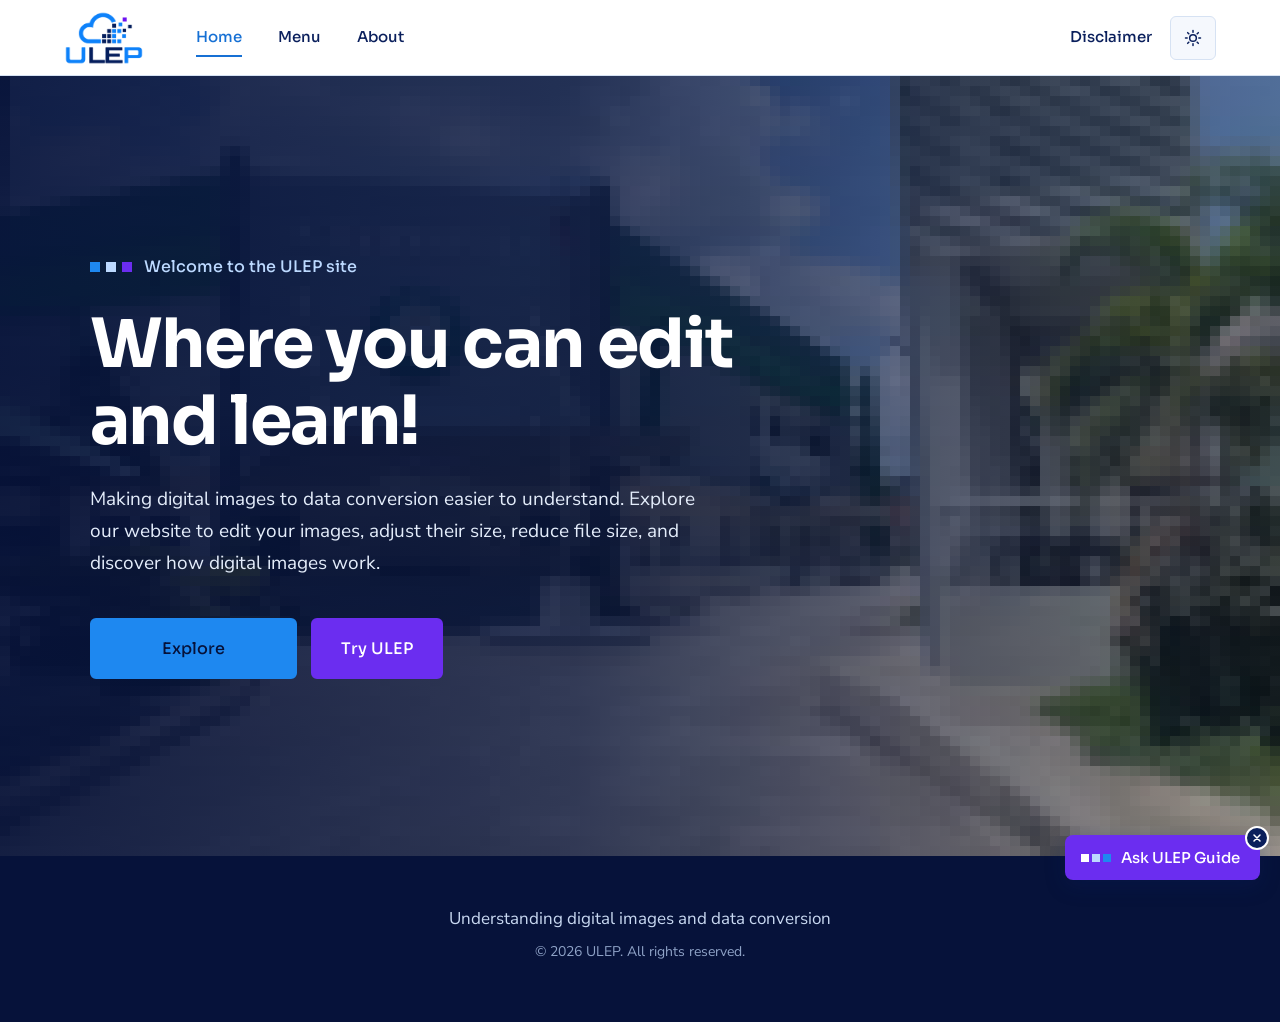
<file: index.html>
<!DOCTYPE html>
<html lang="en">
<head>
    <meta charset="UTF-8">
    <meta name="viewport" content="width=device-width, initial-scale=1.0">

    <title>ULEP | Edit and Learn</title>
    <meta name="theme-color" content="#ffffff">
    <script src="theme.js"></script>
    <link rel="icon" href="logo.png">

    <link rel="preconnect" href="https://fonts.googleapis.com">
    <link rel="preconnect" href="https://fonts.gstatic.com" crossorigin>
    <link href="https://fonts.googleapis.com/css2?family=Nunito+Sans:wght@400;600;700&family=Sora:wght@500;700&display=swap" rel="stylesheet">
    <link rel="stylesheet" href="style.css">
    <link rel="stylesheet" href="chatbot.css">
    <link rel="stylesheet" href="disclaimer.css">
    <link rel="stylesheet" href="theme.css">
</head>

<body data-page="home">

    <header class="site-header">

        <a class="brand" href="index.html" aria-label="ULEP home">
            <img class="logo-light" src="logo-crop.png" alt="ULEP" width="412" height="277">
            <img class="logo-dark" src="logo-crop-dark.png" alt="" width="412" height="277">
        </a>

        <nav class="menu" aria-label="Main">
            <ul>
                <li><a href="index.html" aria-current="page">Home</a></li>
                <li><a href="menu.html">Menu</a></li>
                <li><a href="about.html">About</a></li>
            </ul>
        </nav>

        <div class="header-tools">
            <button class="header-link" type="button" data-open-disclaimer>Disclaimer</button>
            <div data-theme-slot></div>
        </div>

    </header>

    <main>

        <!-- HOME / COVER -->
        <section class="hero" id="home">

            <canvas id="heroCanvas" aria-hidden="true"></canvas>

            <div class="hero-inner">

                <p class="welcome">Welcome to the ULEP site</p>

                <h1>Where you can edit and learn!</h1>

                <p class="lead">
                    Making digital images to data conversion easier to
                    understand. Explore our website to edit your images,
                    adjust their size, reduce file size, and discover how
                    digital images work.
                </p>

                <div class="hero-actions">
                    <a href="about.html" class="btn btn-primary btn-swap">
                        <span class="swap-a">Explore</span>
                        <span class="swap-b" aria-hidden="true">Get to know ULEP</span>
                    </a>
                    <a href="pixel-to-data.html" class="btn btn-try">Try ULEP</a>
                </div>

            </div>

        </section>

    </main>


    <!-- FOOTER -->
    <footer class="site-footer">

        <p>Understanding digital images and data conversion</p>

        <p class="copyright">&copy; 2026 ULEP. All rights reserved.</p>

        <p class="footer-links">
            <button class="link-btn" type="button" data-guide-show hidden>Show ULEP Guide</button>
        </p>

    </footer>


    <script>
        /* ---------- Cover image: starts as big pixel blocks, sharpens into the photo ---------- */
        (function () {
            var hero = document.getElementById('home');
            var canvas = document.getElementById('heroCanvas');
            if (!canvas || !canvas.getContext) return;

            var ctx = canvas.getContext('2d');
            var off = document.createElement('canvas');
            var octx = off.getContext('2d');
            var img = new Image();
            var loaded = false;
            var block = 1;
            var w = 0, h = 0;

            function draw(b) {
                if (!loaded) return;
                var r = Math.max(w / img.width, h / img.height);
                var dw = img.width * r, dh = img.height * r;
                var dx = (w - dw) / 2, dy = (h - dh) / 2;

                ctx.clearRect(0, 0, w, h);

                if (b <= 1) {
                    ctx.imageSmoothingEnabled = true;
                    ctx.imageSmoothingQuality = 'high';
                    ctx.drawImage(img, dx, dy, dw, dh);
                    return;
                }

                var sw = Math.max(1, Math.ceil(w / b));
                var sh = Math.max(1, Math.ceil(h / b));
                off.width = sw;
                off.height = sh;
                octx.imageSmoothingEnabled = true;
                octx.drawImage(img, dx / b, dy / b, dw / b, dh / b);

                ctx.imageSmoothingEnabled = false;
                ctx.drawImage(off, 0, 0, sw, sh, 0, 0, sw * b, sh * b);
            }

            function resize() {
                w = hero.clientWidth;
                h = hero.clientHeight;
                canvas.width = w;
                canvas.height = h;
                draw(block);
            }

            img.onload = function () {
                loaded = true;
                resize();

                var reduce = window.matchMedia('(prefers-reduced-motion: reduce)').matches;
                if (reduce) { block = 1; draw(1); canvas.classList.add('ready'); return; }

                var steps = [72, 52, 38, 28, 20, 14, 10, 6, 3, 1];
                var i = 0;
                block = steps[0];
                draw(block);
                canvas.classList.add('ready');

                var timer = setInterval(function () {
                    i++;
                    block = steps[Math.min(i, steps.length - 1)];
                    draw(block);
                    if (block === 1) clearInterval(timer);
                }, 170);
            };

            img.src = 'bcc.png';
            window.addEventListener('resize', resize);
        })();
    </script>

<script src="disclaimer.js"></script>
<script src="chatbot.js"></script>
</body>
</html>
</file>
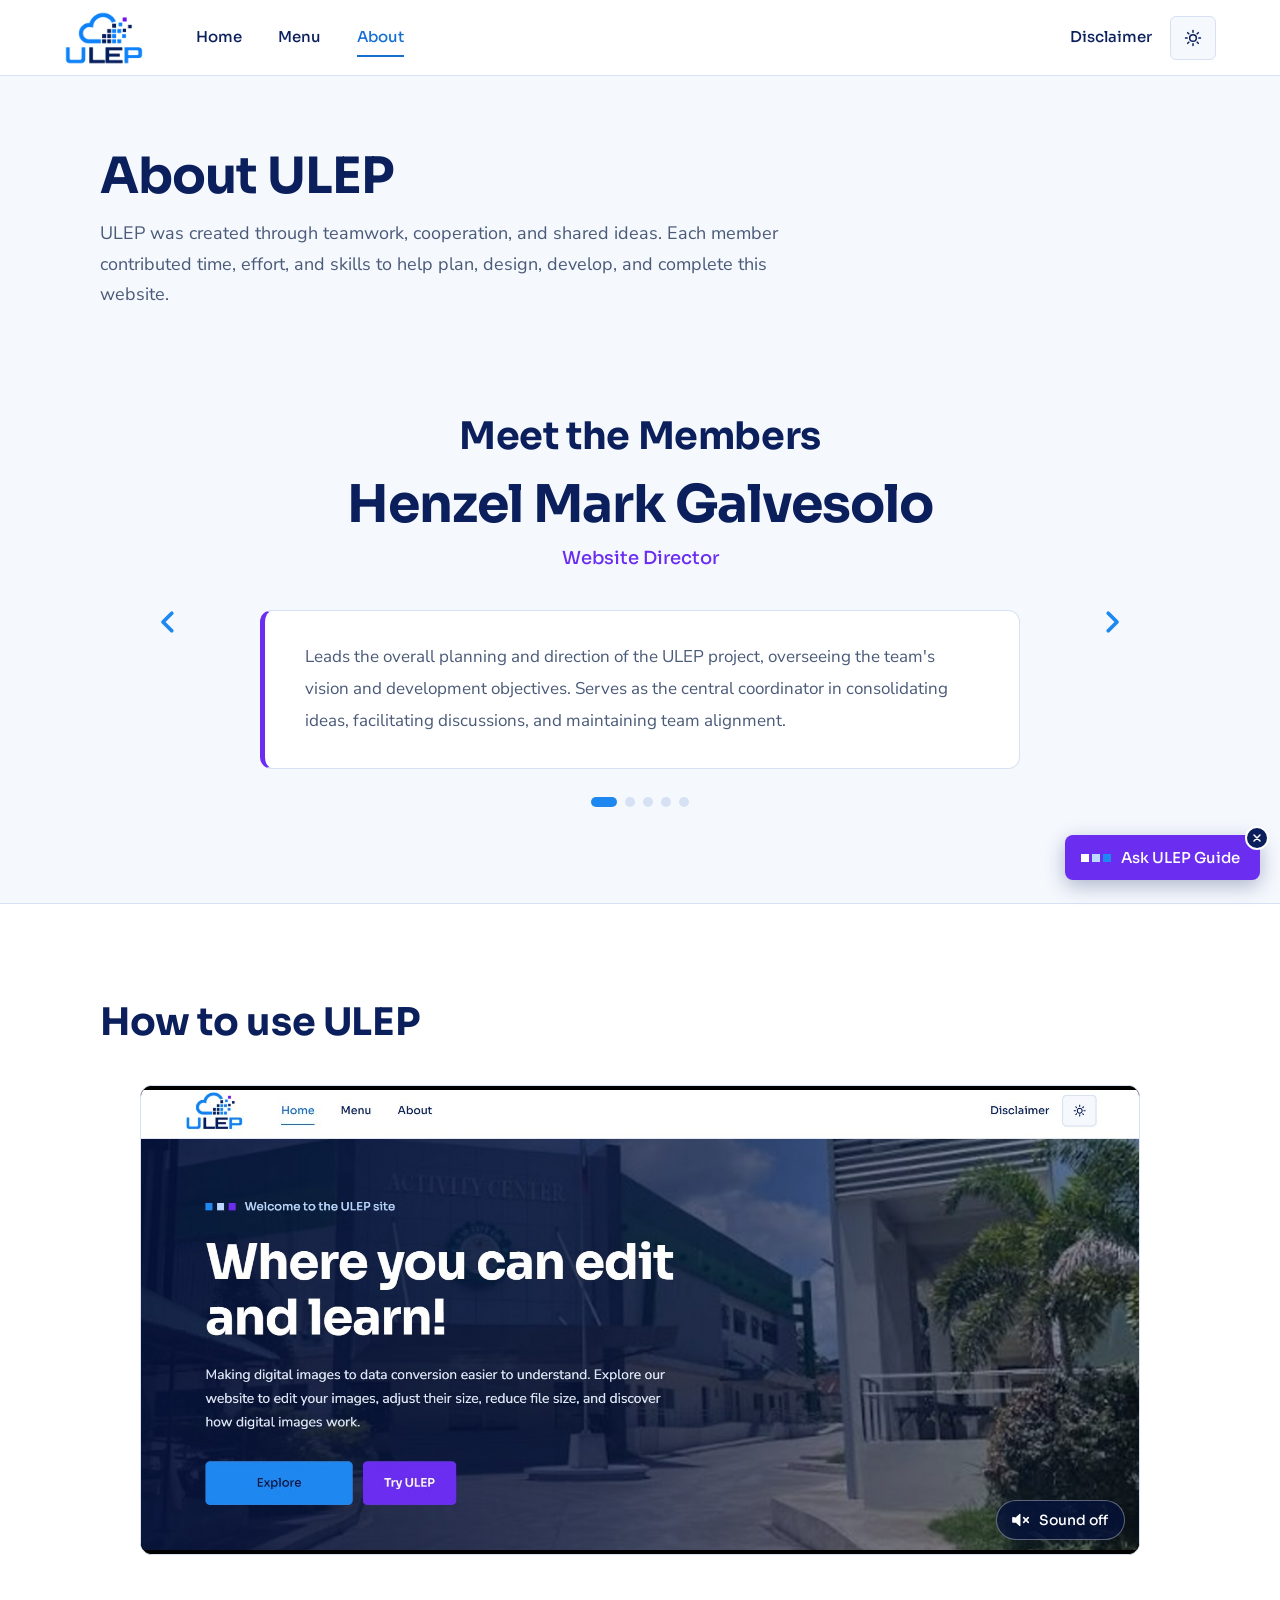
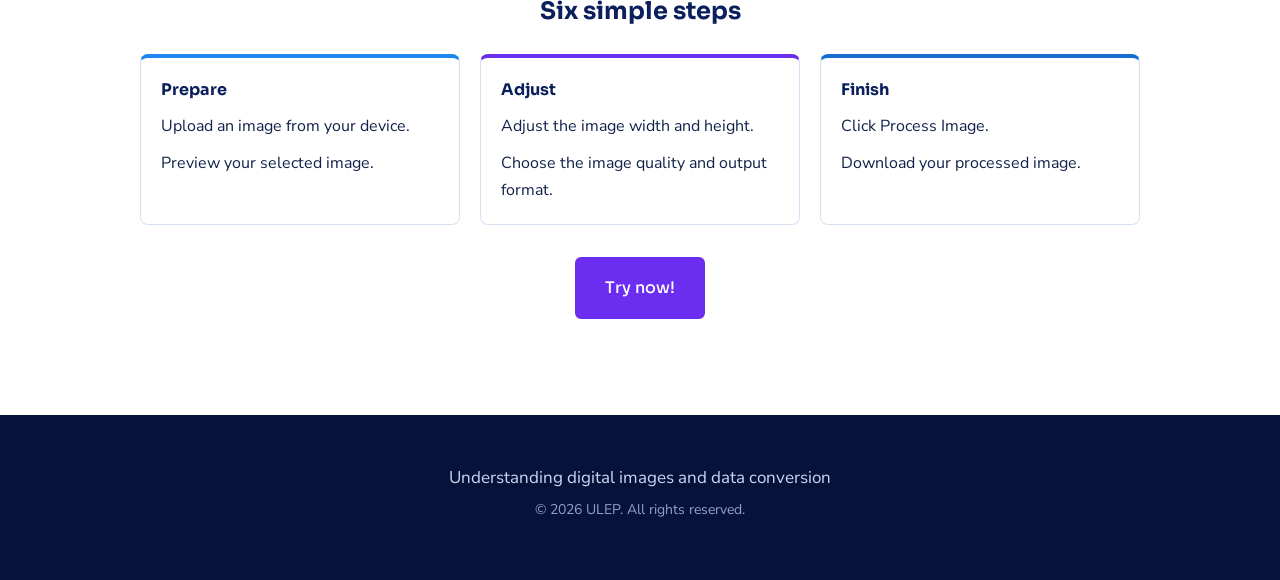
<file: about.html>
<!DOCTYPE html>
<html lang="en">
<head>
    <meta charset="UTF-8">
    <meta name="viewport" content="width=device-width, initial-scale=1.0">

    <title>ULEP | About</title>
    <meta name="theme-color" content="#ffffff">
    <script src="theme.js"></script>
    <link rel="icon" href="logo.png">

    <link rel="preconnect" href="https://fonts.googleapis.com">
    <link rel="preconnect" href="https://fonts.gstatic.com" crossorigin>
    <link href="https://fonts.googleapis.com/css2?family=Nunito+Sans:wght@400;600;700&family=Sora:wght@500;700&display=swap" rel="stylesheet">
    <link rel="stylesheet" href="style.css">
    <link rel="stylesheet" href="chatbot.css">
    <link rel="stylesheet" href="disclaimer.css">
    <link rel="stylesheet" href="theme.css">
</head>

<body data-page="about">

    <header class="site-header">

        <a class="brand" href="index.html" aria-label="ULEP home">
            <img class="logo-light" src="logo-crop.png" alt="ULEP" width="412" height="277">
            <img class="logo-dark" src="logo-crop-dark.png" alt="" width="412" height="277">
        </a>

        <nav class="menu" aria-label="Main">
            <ul>
                <li><a href="index.html">Home</a></li>
                <li><a href="menu.html">Menu</a></li>
                <li><a href="about.html" aria-current="page">About</a></li>
            </ul>
        </nav>

        <div class="header-tools">
            <button class="header-link" type="button" data-open-disclaimer>Disclaimer</button>
            <div data-theme-slot></div>
        </div>

    </header>

    <main>

        <section class="page-head">
            <div class="wrap">
                <h1>About ULEP</h1>
                <p class="intro">
                    ULEP was created through teamwork, cooperation, and shared
                    ideas. Each member contributed time, effort, and skills to
                    help plan, design, develop, and complete this website.
                </p>
            </div>
        </section>


        <!-- TEAM -->
        <section class="section" id="team-section">
            <div class="wrap">

                <h2 class="members-title">Meet the Members</h2>

                <div class="team" id="team" role="region" aria-roledescription="carousel" aria-label="Team members">

                    <div class="team-stage">

                        <button class="team-arrow prev" id="teamPrev" type="button" aria-label="Previous member">
                            <svg viewBox="0 0 24 24" aria-hidden="true"><path d="M15 5l-7 7 7 7"/></svg>
                        </button>

                        <div class="team-slides" id="teamSlides" aria-live="off">
                        <article class="member leader is-active" role="group" aria-roledescription="slide" aria-label="1 of 5">
                            <h3>Henzel Mark Galvesolo</h3>
                            <p class="role">Website Director</p>
                            <p class="bio">Leads the overall planning and direction of the ULEP project, overseeing the team&#39;s vision and development objectives. Serves as the central coordinator in consolidating ideas, facilitating discussions, and maintaining team alignment.</p>
                        </article>
                        <article class="member" role="group" aria-roledescription="slide" aria-label="2 of 5">
                            <h3>Angelbert Gido</h3>
                            <p class="role">Lead Web Developer</p>
                            <p class="bio">Oversees the technical development and architecture of the ULEP website. Responsible for its core implementation, functionality, and technical problem-solving.</p>
                        </article>
                        <article class="member" role="group" aria-roledescription="slide" aria-label="3 of 5">
                            <h3>Sabina Go</h3>
                            <p class="role">Lead Graphics Design</p>
                            <p class="bio">Oversees the visual identity and interface design of ULEP, including the development of its graphical elements and tools. Focuses on maintaining visual consistency and usability throughout the website.</p>
                        </article>
                        <article class="member" role="group" aria-roledescription="slide" aria-label="4 of 5">
                            <h3>Jayana Equito</h3>
                            <p class="role">Associate Web Designer</p>
                            <p class="bio">Provides design and development support, assisting in the coordination of website components and project requirements. Acts as a link between the team&#39;s conceptual ideas and their technical implementation.</p>
                        </article>
                        <article class="member" role="group" aria-roledescription="slide" aria-label="5 of 5">
                            <h3>Nathaniel Lizare</h3>
                            <p class="role">User Researcher</p>
                            <p class="bio">Focuses on user research, data collection, and feedback management to support the project&#39;s development. Provides relevant information and insights that contribute to the evaluation and improvement of ULEP.</p>
                        </article>
                        </div>

                        <button class="team-arrow next" id="teamNext" type="button" aria-label="Next member">
                            <svg viewBox="0 0 24 24" aria-hidden="true"><path d="M9 5l7 7-7 7"/></svg>
                        </button>

                    </div>

                    <div class="team-foot">
                        <div class="team-dots" id="teamDots" role="group" aria-label="Choose a team member"></div>
                    </div>

                </div>

            </div>
        </section>


        <!-- HOW TO USE ULEP -->
        <section class="section tint" id="how-to-use">
            <div class="wrap">

                <h2>How to use ULEP</h2>

                <div class="how">

                    <!-- TUTORIAL VIDEO: plays by itself, muted, and loops. Only a sound button is shown. -->
                    <div class="video-slot">
                        <video id="tutorialVideo" poster="video-cover.jpg" autoplay muted loop playsinline preload="auto" disablepictureinpicture aria-label="ULEP tutorial video">
                            <source src="ulep-tutorial.mp4" type="video/mp4">
                        </video>
                        <button class="video-mute" id="videoMute" type="button" aria-pressed="true" aria-label="Turn the video sound on">
                            <svg viewBox="0 0 24 24" aria-hidden="true">
                                <path class="spk" d="M4 9.5v5h3.5L12 18.5v-13L7.5 9.5z"/>
                                <path class="waves" d="M15.5 9a4 4 0 0 1 0 6M18 6.5a8 8 0 0 1 0 11"/>
                                <path class="cross" d="M16 9.5l5 5M21 9.5l-5 5"/>
                            </svg>
                            <span id="videoMuteText">Sound off</span>
                        </button>
                    </div>

                    <div class="how-text">
                        <h3>Six simple steps</h3>

                        <div class="step-groups">

                            <div class="step-group">
                                <h4>Prepare</h4>
                                <ul class="steps">
                                    <li>Upload an image from your device.</li>
                                    <li>Preview your selected image.</li>
                                </ul>
                            </div>

                            <div class="step-group">
                                <h4>Adjust</h4>
                                <ul class="steps">
                                    <li>Adjust the image width and height.</li>
                                    <li>Choose the image quality and output format.</li>
                                </ul>
                            </div>

                            <div class="step-group">
                                <h4>Finish</h4>
                                <ul class="steps">
                                    <li>Click Process Image.</li>
                                    <li>Download your processed image.</li>
                                </ul>
                            </div>

                        </div>

                        <div class="how-cta">
                            <a class="btn btn-go" href="pixel-to-data.html">Try now!</a>
                        </div>
                    </div>

                </div>

            </div>
        </section>

    </main>


    <!-- FOOTER -->
    <footer class="site-footer">

        <p>Understanding digital images and data conversion</p>

        <p class="copyright">&copy; 2026 ULEP. All rights reserved.</p>

        <p class="footer-links">
            <button class="link-btn" type="button" data-guide-show hidden>Show ULEP Guide</button>
        </p>

    </footer>


<script src="team.js"></script>
<script src="disclaimer.js"></script>
<script src="chatbot.js"></script>
    <script src="tutorial.js"></script>
</body>
</html>
</file>
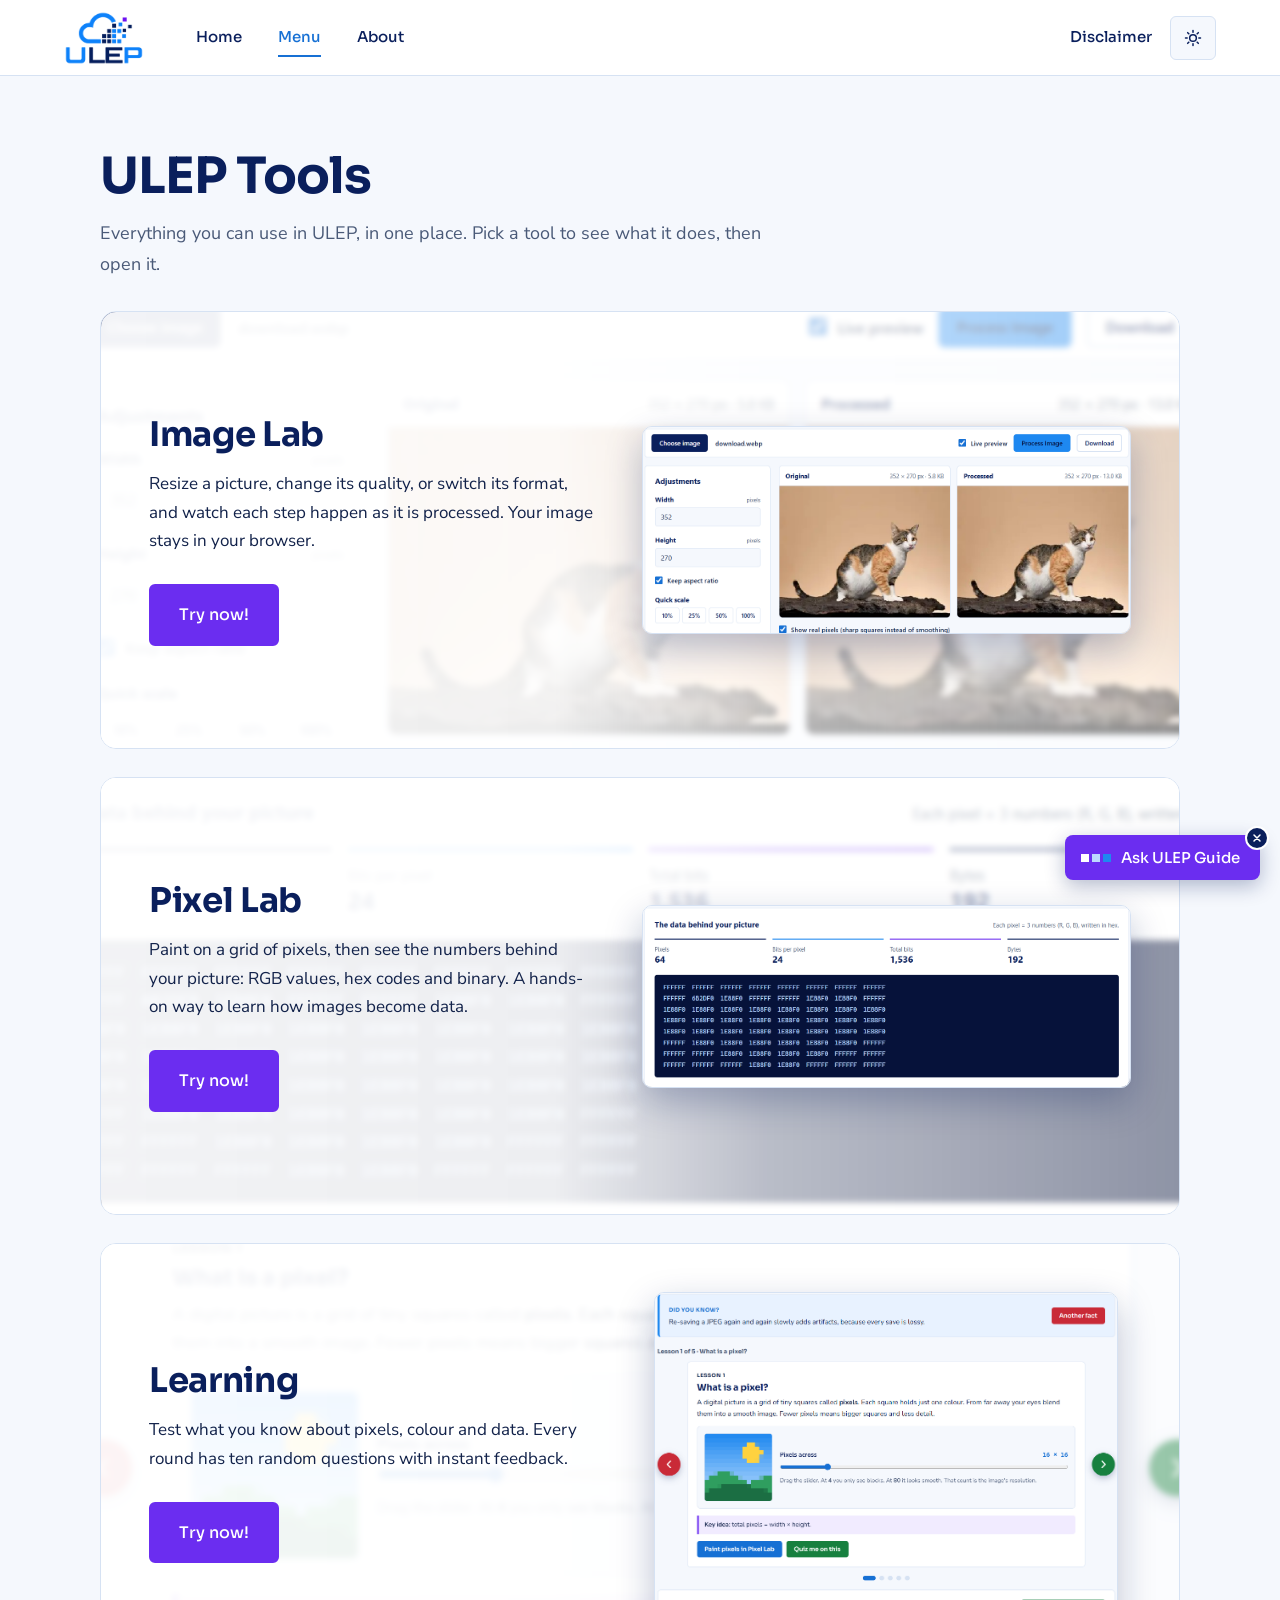
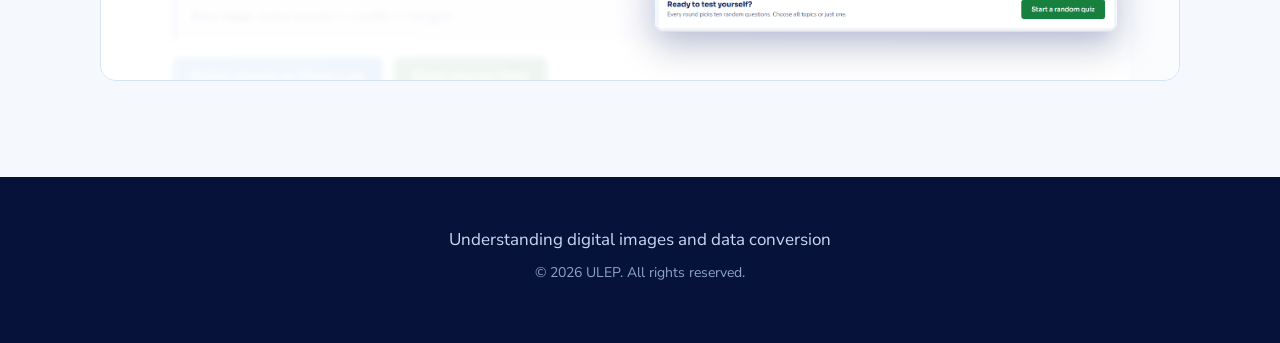
<file: menu.html>
<!DOCTYPE html>
<html lang="en">
<head>
    <meta charset="UTF-8">
    <meta name="viewport" content="width=device-width, initial-scale=1.0">

    <title>ULEP | Menu</title>
    <meta name="theme-color" content="#ffffff">
    <script src="theme.js"></script>
    <link rel="icon" href="logo.png">

    <link rel="preconnect" href="https://fonts.googleapis.com">
    <link rel="preconnect" href="https://fonts.gstatic.com" crossorigin>
    <link href="https://fonts.googleapis.com/css2?family=Nunito+Sans:wght@400;600;700&family=Sora:wght@500;700&display=swap" rel="stylesheet">
    <link rel="stylesheet" href="style.css">
    <link rel="stylesheet" href="chatbot.css">
    <link rel="stylesheet" href="disclaimer.css">
    <link rel="stylesheet" href="theme.css">
</head>

<body data-page="menu">

    <header class="site-header">

        <a class="brand" href="index.html" aria-label="ULEP home">
            <img class="logo-light" src="logo-crop.png" alt="ULEP" width="412" height="277">
            <img class="logo-dark" src="logo-crop-dark.png" alt="" width="412" height="277">
        </a>

        <nav class="menu" aria-label="Main">
            <ul>
                <li><a href="index.html">Home</a></li>
                <li><a href="menu.html" aria-current="page">Menu</a></li>
                <li><a href="about.html">About</a></li>
            </ul>
        </nav>

        <div class="header-tools">
            <button class="header-link" type="button" data-open-disclaimer>Disclaimer</button>
            <div data-theme-slot></div>
        </div>

    </header>

    <main>

        <section class="page-head">
            <div class="wrap">
                <h1>ULEP Tools</h1>
                <p class="intro">
                    Everything you can use in ULEP, in one place. Pick a tool
                    to see what it does, then open it.
                </p>
            </div>
        </section>

        <section class="section" style="padding-top: 24px;">
            <div class="tools">
            <article class="tool">
                <div class="tool-bg" aria-hidden="true"></div>
                <div class="tool-fade" aria-hidden="true"></div>

                <!-- Pictures: they change on their own. Add or swap <img> lines here. -->
                <figure class="shot">
                    <img src="images/image-lab-1.png" alt="Image Lab showing an original cat photo next to the processed result" class="is-on">
                    <img src="images/image-lab-2.png" alt="Image Lab "What is happening" panel with the five processing steps">
                </figure>

                <div class="tool-text">
                    <h2>Image Lab</h2>
                    <p>Resize a picture, change its quality, or switch its format, and watch each step happen as it is processed. Your image stays in your browser.</p>
                    <a class="btn btn-go" href="pixel-to-data.html#image">Try now!</a>
                </div>
            </article>

            <article class="tool">
                <div class="tool-bg" aria-hidden="true"></div>
                <div class="tool-fade" aria-hidden="true"></div>

                <!-- Pictures: they change on their own. Add or swap <img> lines here. -->
                <figure class="shot">
                    <img src="images/pixel-lab-1.png" alt="Pixel Lab showing a picture as a grid of hex colour codes" class="is-on">
                    <img src="images/pixel-lab-2.png" alt="Pixel Lab black and white grid where every square is a 0 or a 1">
                </figure>

                <div class="tool-text">
                    <h2>Pixel Lab</h2>
                    <p>Paint on a grid of pixels, then see the numbers behind your picture: RGB values, hex codes and binary. A hands-on way to learn how images become data.</p>
                    <a class="btn btn-go" href="pixel-to-data.html#pixel">Try now!</a>
                </div>
            </article>

            <article class="tool">
                <div class="tool-bg" aria-hidden="true"></div>
                <div class="tool-fade" aria-hidden="true"></div>

                <!-- Pictures: they change on their own. Add or swap <img> lines here. -->
                <figure class="shot">
                    <img src="images/learning-1.png" alt="Learning page showing a lesson on what a pixel is, with a slider" class="is-on">
                </figure>

                <div class="tool-text">
                    <h2>Learning</h2>
                    <p>Test what you know about pixels, colour and data. Every round has ten random questions with instant feedback.</p>
                    <a class="btn btn-go" href="pixel-to-data.html#learning">Try now!</a>
                </div>
            </article>

            </div>
        </section>

    </main>


    <!-- FOOTER -->
    <footer class="site-footer">

        <p>Understanding digital images and data conversion</p>

        <p class="copyright">&copy; 2026 ULEP. All rights reserved.</p>

        <p class="footer-links">
            <button class="link-btn" type="button" data-guide-show hidden>Show ULEP Guide</button>
        </p>

    </footer>


<script src="slides.js"></script>
<script src="disclaimer.js"></script>
<script src="chatbot.js"></script>
</body>
</html>
</file>
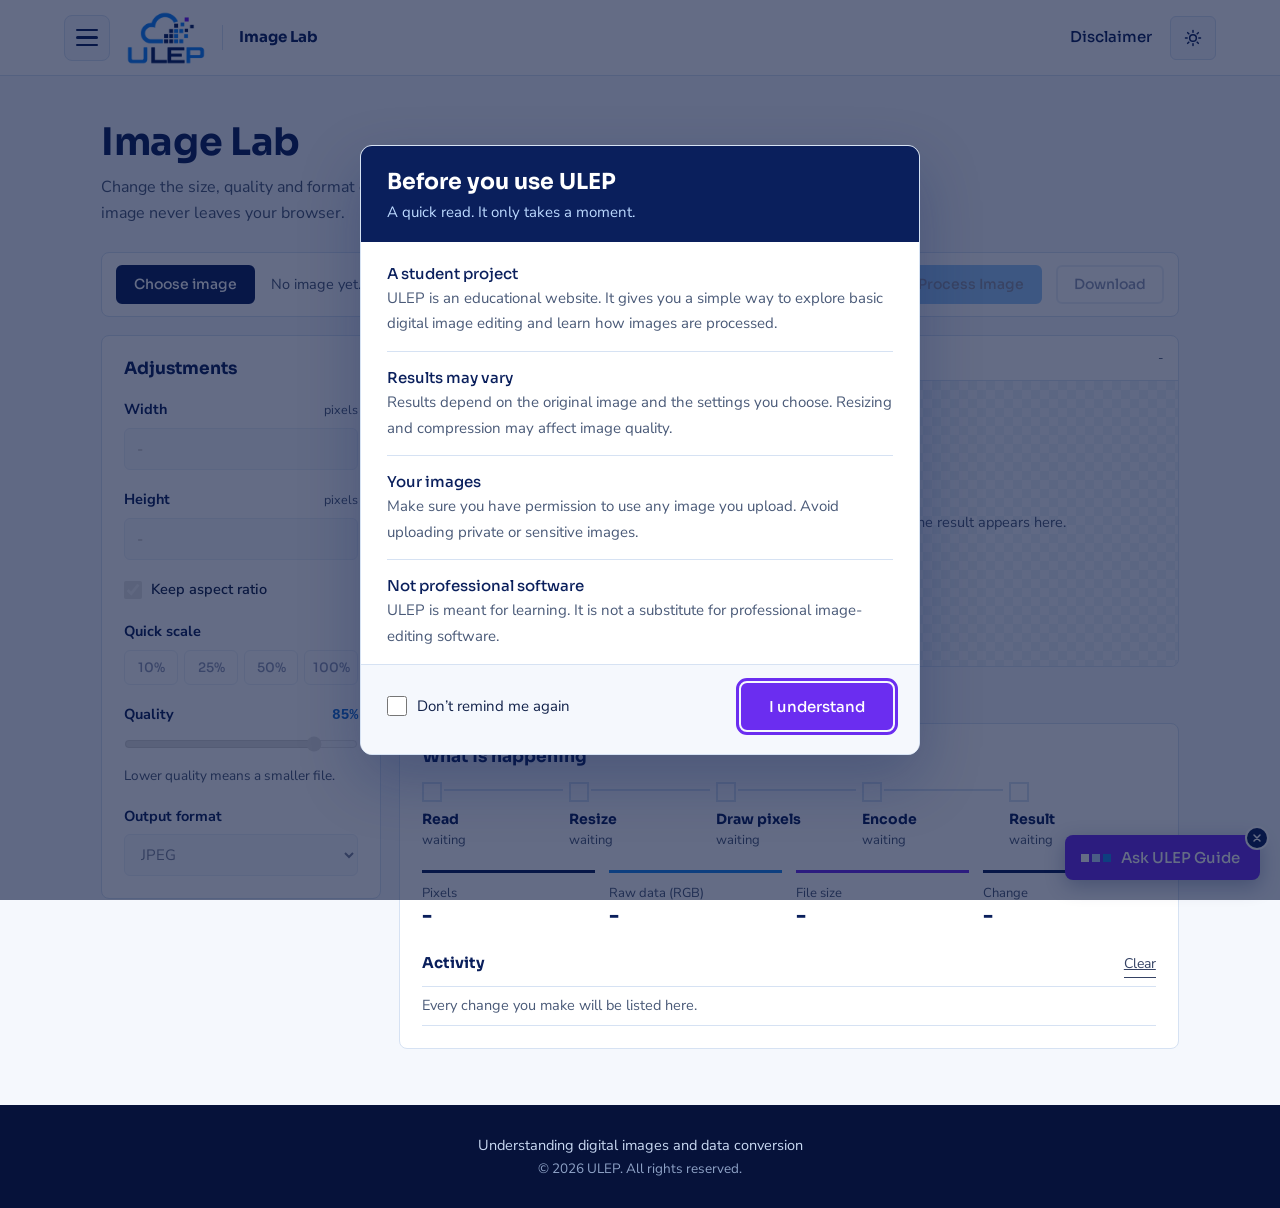
<file: pixel-to-data.html>
<!DOCTYPE html>
<html lang="en">
<head>
    <meta charset="UTF-8">
    <meta name="viewport" content="width=device-width, initial-scale=1.0">

    <title>ULEP | Pixel to Data</title>
    <meta name="theme-color" content="#ffffff">
    <script src="theme.js"></script>
    <link rel="icon" href="logo.png">

    <link rel="preconnect" href="https://fonts.googleapis.com">
    <link rel="preconnect" href="https://fonts.gstatic.com" crossorigin>
    <link href="https://fonts.googleapis.com/css2?family=Nunito+Sans:wght@400;600;700&family=Sora:wght@500;700&display=swap" rel="stylesheet">
    <link rel="stylesheet" href="pixel-to-data.css">
    <link rel="stylesheet" href="chatbot.css">
    <link rel="stylesheet" href="disclaimer.css">
    <link rel="stylesheet" href="theme.css">
</head>

<body data-page="tool" data-disclaimer="auto">

<div class="app">

    <!-- TOP BAR: 3-bar menu first, then the logo; Disclaimer and theme on the right -->
    <header class="topbar">

        <button class="menu-btn" type="button" id="menuBtn" aria-label="Open the tools menu" aria-expanded="false" aria-controls="drawer">
            <i></i><i></i><i></i>
        </button>

        <a class="side-brand" href="index.html" aria-label="ULEP home">
            <img class="logo-light" src="logo-crop.png" alt="ULEP" width="412" height="277">
            <img class="logo-dark" src="logo-crop-dark.png" alt="" width="412" height="277">
        </a>

        <span class="topbar-now" id="nowTool" aria-live="polite">Image Lab</span>

        <div class="top-tools">
            <button class="header-link" type="button" data-open-disclaimer>Disclaimer</button>
            <div data-theme-slot></div>
        </div>

    </header>

    <div class="scrim" id="scrim"></div>

    <!-- SLIDE-OUT MENU (appears on the left) -->
    <aside class="drawer" id="drawer" aria-label="ULEP tools" aria-hidden="true">

        <div class="drawer-head">
            <h2>ULEP Tools</h2>
            <button class="drawer-close" type="button" id="drawerClose" aria-label="Close the tools menu">
                <svg viewBox="0 0 24 24" aria-hidden="true"><path d="M6 6l12 12M18 6L6 18"/></svg>
            </button>
        </div>

        <nav class="side-nav" role="tablist" aria-label="Tools">
            <button class="tab is-active" type="button" data-tab="image" id="tab-image" role="tab" aria-selected="true" aria-controls="panel-image">
                <span class="tab-ico" aria-hidden="true">
                    <svg viewBox="0 0 24 24"><rect x="3" y="4" width="18" height="16" rx="2"/><circle cx="9" cy="10" r="1.6"/><path d="M4 18l5.5-5.5 4 4 2.5-2.5L20 18"/></svg>
                </span>
                <span>Image Lab</span>
            </button>
            <button class="tab" type="button" data-tab="pixel" id="tab-pixel" role="tab" aria-selected="false" aria-controls="panel-pixel">
                <span class="tab-ico" aria-hidden="true">
                    <svg viewBox="0 0 24 24"><rect x="4" y="4" width="6" height="6"/><rect x="14" y="4" width="6" height="6"/><rect x="4" y="14" width="6" height="6"/><rect x="14" y="14" width="6" height="6"/></svg>
                </span>
                <span>Pixel Lab</span>
            </button>
            <button class="tab" type="button" data-tab="learning" id="tab-learning" role="tab" aria-selected="false" aria-controls="panel-learning">
                <span class="tab-ico" aria-hidden="true">
                    <svg viewBox="0 0 24 24"><circle cx="12" cy="12" r="9"/><path d="M9.5 9.5a2.5 2.5 0 1 1 3.6 2.2c-.7.4-1.1.9-1.1 1.8"/><path d="M12 17h.01"/></svg>
                </span>
                <span>Learning</span>
            </button>
        </nav>

        <a class="side-back" href="index.html">
            <svg viewBox="0 0 24 24" aria-hidden="true"><path d="M15 5l-7 7 7 7"/></svg>
            Back to ULEP
        </a>

    </aside>


    <div class="stage">

        <main>

            <!-- ============ IMAGE LAB ============ -->
            <section class="panel is-active" id="panel-image" role="tabpanel" aria-labelledby="tab-image">

                <header class="panel-head">
                    <div>
                        <h1>Image Lab</h1>
                        <p class="intro">Change the size, quality and format of a picture and watch every step happen. Your image never leaves your browser.</p>
                    </div>
                </header>

                <!-- compact upload bar -->
                <div class="uploadbar">
                    <input id="fileInput" type="file" accept="image/*" hidden>
                    <button class="btn btn-sm" type="button" id="chooseBtn">Choose image</button>
                    <p class="filename" id="fileName">No image yet. You can also drop one onto the preview.</p>
                    <div class="bar-actions">
                        <label class="toggle" for="liveToggle">
                            <input type="checkbox" id="liveToggle" checked>
                            <span>Live preview</span>
                        </label>
                        <button class="btn btn-sm btn-blue" type="button" id="processBtn" disabled>Process Image</button>
                        <button class="btn btn-sm btn-outline" type="button" id="downloadBtn" disabled>Download</button>
                    </div>
                </div>

                <p class="hint save-hint" id="saveHint" role="status" hidden></p>

                <div class="lab">

                    <!-- controls -->
                    <div class="controls box">
                        <h2 class="box-title">Adjustments</h2>

                        <div class="field">
                            <label for="widthInput">Width <small>pixels</small></label>
                            <input id="widthInput" type="number" min="1" max="8000" placeholder="-" disabled>
                        </div>

                        <div class="field">
                            <label for="heightInput">Height <small>pixels</small></label>
                            <input id="heightInput" type="number" min="1" max="8000" placeholder="-" disabled>
                        </div>

                        <label class="toggle" for="ratioCheck">
                            <input id="ratioCheck" type="checkbox" checked disabled>
                            <span>Keep aspect ratio</span>
                        </label>

                        <div class="field">
                            <span class="field-label">Quick scale</span>
                            <div class="chips" id="scaleChips">
                                <button type="button" class="chip" data-scale="0.1" disabled>10%</button>
                                <button type="button" class="chip" data-scale="0.25" disabled>25%</button>
                                <button type="button" class="chip" data-scale="0.5" disabled>50%</button>
                                <button type="button" class="chip" data-scale="1" disabled>100%</button>
                            </div>
                        </div>

                        <div class="field">
                            <label for="quality">Quality <output id="qualityLabel">85%</output></label>
                            <input id="quality" type="range" min="10" max="100" value="85" disabled>
                            <p class="hint" id="qualityHint">Lower quality means a smaller file.</p>
                        </div>

                        <div class="field">
                            <label for="format">Output format</label>
                            <select id="format" disabled>
                                <option value="image/jpeg">JPEG</option>
                                <option value="image/png">PNG</option>
                                <option value="image/webp">WebP</option>
                            </select>
                        </div>
                    </div>


                    <!-- preview + process -->
                    <div class="work">

                        <div class="compare">

                            <figure class="shot" id="dropZone">
                                <figcaption>
                                    <strong>Original</strong>
                                    <span id="origMeta">-</span>
                                </figcaption>
                                <div class="frame" id="preview">
                                    <div class="empty">
                                        <div class="mini-pixels" aria-hidden="true"><i></i><i></i><i></i><i></i><i></i><i></i><i></i><i></i><i></i></div>
                                        <p>Choose or drop an image to begin.</p>
                                    </div>
                                </div>
                            </figure>

                            <figure class="shot">
                                <figcaption>
                                    <strong>Processed</strong>
                                    <span id="resMeta">-</span>
                                </figcaption>
                                <div class="frame" id="resultPreview">
                                    <div class="empty">
                                        <p>The result appears here.</p>
                                    </div>
                                    <div class="busy" id="busy" hidden><span></span><span></span><span></span></div>
                                </div>
                            </figure>

                        </div>

                        <label class="toggle view-toggle" for="pixelView">
                            <input type="checkbox" id="pixelView">
                            <span>Show real pixels (sharp squares instead of smoothing)</span>
                        </label>

                        <!-- the process, step by step -->
                        <div class="box process">
                            <h2 class="box-title">What is happening</h2>

                            <ol class="pipe" id="pipe">
                                <li data-step="read"><b>Read</b><span>waiting</span></li>
                                <li data-step="resize"><b>Resize</b><span>waiting</span></li>
                                <li data-step="draw"><b>Draw pixels</b><span>waiting</span></li>
                                <li data-step="encode"><b>Encode</b><span>waiting</span></li>
                                <li data-step="done"><b>Result</b><span>waiting</span></li>
                            </ol>

                            <div class="numbers">
                                <div class="num"><span>Pixels</span><strong id="nPixels">-</strong></div>
                                <div class="num"><span>Raw data (RGB)</span><strong id="nRaw">-</strong></div>
                                <div class="num"><span>File size</span><strong id="nFile">-</strong></div>
                                <div class="num"><span>Change</span><strong id="nSaved">-</strong></div>
                            </div>

                            <div class="log-head">
                                <h3>Activity</h3>
                                <button type="button" class="link-btn" id="clearLog">Clear</button>
                            </div>
                            <ul class="log" id="log" aria-live="polite">
                                <li class="log-empty">Every change you make will be listed here.</li>
                            </ul>
                        </div>

                    </div>
                </div>
            </section>


            <!-- ============ PIXEL LAB ============ -->
            <section class="panel" id="panel-pixel" role="tabpanel" aria-labelledby="tab-pixel" hidden>

                <header class="panel-head">
                    <div>
                        <h1>Pixel Lab</h1>
                        <p class="intro">An image is a grid of tiny squares. Paint some, then see the numbers the computer keeps for them.</p>
                    </div>
                </header>

                <div class="plab">

                    <div class="box pgrid-box">

                        <div class="mode" role="group" aria-label="Colour mode">
                            <button type="button" class="mode-btn is-on" id="modeColor" aria-pressed="true">Color (24-bit)</button>
                            <button type="button" class="mode-btn" id="modeBW" aria-pressed="false">Black and white (1-bit)</button>
                        </div>

                        <div class="pgrid-wrap">
                            <div class="pgrid" id="pgrid" role="grid" aria-label="Pixel canvas"></div>
                        </div>

                        <div class="ptools">
                            <label class="inline">
                                <span>Grid</span>
                                <select id="gridSize">
                                    <option value="8">8 x 8</option>
                                    <option value="12">12 x 12</option>
                                    <option value="16">16 x 16</option>
                                </select>
                            </label>
                            <button type="button" class="btn btn-sm btn-outline" id="btnSample">Sample</button>
                            <button type="button" class="btn btn-sm btn-outline" id="btnRandom">Random</button>
                            <button type="button" class="btn btn-sm btn-outline" id="btnInvert">Invert</button>
                            <button type="button" class="btn btn-sm btn-outline" id="btnClear">Clear</button>
                        </div>
                        <p class="hint" id="paintHint">Click or drag across the squares to paint with the colour on the right.</p>
                    </div>


                    <div class="pside">

                        <div class="box" id="colorTools">
                            <h2 class="box-title">Colour</h2>

                            <div class="mode small" role="group" aria-label="Tool">
                                <button type="button" class="mode-btn is-on" id="toolPaint" aria-pressed="true">Paint</button>
                                <button type="button" class="mode-btn" id="toolPick" aria-pressed="false">Pick colour</button>
                            </div>

                            <div class="swatch-row">
                                <input type="color" id="pickColor" value="#1e88f0" aria-label="Pick a colour">
                                <div>
                                    <strong id="hexOut">#1E88F0</strong>
                                    <span class="hint">brush colour</span>
                                </div>
                            </div>

                            <div class="rgb">
                                <label class="r" for="rR">R <output id="oR">30</output></label>
                                <input type="range" id="rR" min="0" max="255" value="30">
                                <label class="g" for="rG">G <output id="oG">136</output></label>
                                <input type="range" id="rG" min="0" max="255" value="136">
                                <label class="b" for="rB">B <output id="oB">240</output></label>
                                <input type="range" id="rB" min="0" max="255" value="240">
                            </div>

                            <div class="palette" id="palette" aria-label="Quick colours"></div>
                        </div>

                        <div class="box" id="bwTools" hidden>
                            <h2 class="box-title">Black and white</h2>
                            <p class="hint">Each square keeps only one bit: <b>0 = black</b>, <b>1 = white</b>. Click a square to flip it.</p>
                            <div class="field">
                                <label for="threshold">Brightness cut-off <output id="oT">128</output></label>
                                <input type="range" id="threshold" min="1" max="254" value="128">
                                <p class="hint">Squares brighter than this become 1, the rest become 0.</p>
                            </div>
                        </div>

                        <div class="box">
                            <h2 class="box-title">Selected pixel</h2>
                            <div class="inspect" id="inspect">
                                <div class="inspect-sw" id="inSw"></div>
                                <dl>
                                    <dt>Position</dt><dd id="inPos">-</dd>
                                    <dt>RGB</dt><dd id="inRgb">-</dd>
                                    <dt id="inBinLabel">Binary</dt><dd class="mono" id="inBin">-</dd>
                                </dl>
                            </div>
                        </div>

                    </div>

                    <div class="box pdata">
                        <div class="log-head">
                            <h2 class="box-title">The data behind your picture</h2>
                            <span class="hint" id="dataNote"></span>
                        </div>

                        <div class="numbers">
                            <div class="num"><span>Pixels</span><strong id="pPixels">64</strong></div>
                            <div class="num"><span>Bits per pixel</span><strong id="pBits">24</strong></div>
                            <div class="num"><span>Total bits</span><strong id="pTotal">1,536</strong></div>
                            <div class="num"><span>Bytes</span><strong id="pBytes">192</strong></div>
                        </div>

                        <div class="matrix-scroll" tabindex="0" aria-label="Pixel data, one row per line">
                            <pre class="matrix mono" id="matrix"></pre>
                        </div>
                    </div>

                </div>
            </section>


            <!-- ============ LEARNING ============ -->
            <section class="panel" id="panel-learning" role="tabpanel" aria-labelledby="tab-learning" hidden>

                <header class="panel-head">
                    <div>
                        <h1>Learning</h1>
                        <p class="intro" id="quizIntro">Short lessons on how a picture becomes data. Try each idea with the demo, open the matching ULEP tool, then test yourself with a random quiz.</p>
                    </div>
                </header>

                <div class="mode learn-switch" role="group" aria-label="Learning view">
                    <button type="button" class="mode-btn is-on" id="viewLessons" aria-pressed="true">Lessons</button>
                    <button type="button" class="mode-btn" id="viewQuiz" aria-pressed="false">Random quiz</button>
                </div>

                <!-- ---------- LESSONS ---------- -->
                <div id="lessonsView">

                    <div class="fact box">
                        <div>
                            <span class="fact-tag">Did you know?</span>
                            <p id="factText"></p>
                        </div>
                        <button type="button" class="btn btn-sm btn-red" id="factNext">Another fact</button>
                    </div>

                    <div class="lcar" id="lessonCar" role="region" aria-roledescription="carousel" aria-label="Lessons">

                        <p class="lcar-count" id="lessonCount" aria-live="polite"></p>

                        <div class="lcar-stage">

                            <button type="button" class="lcar-arrow prev" id="lessonPrev" aria-label="Previous lesson">
                                <svg viewBox="0 0 24 24" aria-hidden="true"><path d="M15 5l-7 7 7 7"/></svg>
                            </button>

                    <div class="lessons">

                        <article class="lesson box" id="lesson-pixels">
                            <p class="lesson-num">Lesson 1</p>
                            <h2>What is a pixel?</h2>
                            <p>A digital picture is a grid of tiny squares called <b>pixels</b>. Each square holds just one colour. From far away your eyes blend them into a smooth image. Fewer pixels means bigger squares and less detail.</p>
                            <div class="demo">
                                <canvas id="demoPix" width="160" height="160" aria-label="A sun and hills drawn with a changing number of pixels"></canvas>
                                <div class="demo-ctl">
                                    <label for="demoPixRange">Pixels across <output id="demoPixOut">16</output></label>
                                    <input type="range" id="demoPixRange" min="4" max="80" value="16">
                                    <p class="hint">Drag the slider. At <b>4</b> you only see blocks. At <b>80</b> it looks smooth. That count is the image's resolution.</p>
                                </div>
                            </div>
                            <p class="keyidea"><b>Key idea:</b> total pixels = width × height.</p>
                            <div class="lesson-actions">
                                <button type="button" class="btn btn-sm btn-blue" data-goto="pixel">Paint pixels in Pixel Lab</button>
                                <button type="button" class="btn btn-sm btn-green" data-quiz="Pixels">Quiz me on this</button>
                            </div>
                        </article>

                        <article class="lesson box" id="lesson-colour">
                            <p class="lesson-num">Lesson 2</p>
                            <h2>Colour is three numbers</h2>
                            <p>Every pixel stores how much <b style="color:var(--rgb-r)">red</b>, <b style="color:var(--rgb-g)">green</b> and <b style="color:var(--blue-deep)">blue</b> light to show, each from 0 to 255. The computer keeps those numbers in binary.</p>
                            <div class="demo">
                                <div class="demo-sw" id="mixSw" aria-hidden="true"></div>
                                <div class="demo-ctl">
                                    <div class="rgb">
                                        <label class="r" for="mixR">R <output id="mixRo">30</output></label>
                                        <input type="range" id="mixR" min="0" max="255" value="30">
                                        <label class="g" for="mixG">G <output id="mixGo">136</output></label>
                                        <input type="range" id="mixG" min="0" max="255" value="136">
                                        <label class="b" for="mixB">B <output id="mixBo">240</output></label>
                                        <input type="range" id="mixB" min="0" max="255" value="240">
                                    </div>
                                    <p class="mono demo-read" id="mixRead"></p>
                                </div>
                            </div>
                            <p class="keyidea"><b>Key idea:</b> 3 numbers × 8 bits each = 24 bits for one colour pixel.</p>
                            <div class="lesson-actions">
                                <button type="button" class="btn btn-sm btn-blue" data-goto="pixel">See the numbers in Pixel Lab</button>
                                <button type="button" class="btn btn-sm btn-green" data-quiz="Colour">Quiz me on this</button>
                            </div>
                        </article>

                        <article class="lesson box" id="lesson-bits">
                            <p class="lesson-num">Lesson 3</p>
                            <h2>Bits, bytes and picture size</h2>
                            <p>More pixels and more bits per pixel mean more data. Enter a size and a bit depth to see how much raw, uncompressed data a picture needs.</p>
                            <div class="demo calc">
                                <div class="calc-grid">
                                    <label>Width<input type="number" id="calcW" min="1" max="20000" value="1920"></label>
                                    <label>Height<input type="number" id="calcH" min="1" max="20000" value="1080"></label>
                                    <label>Bits per pixel
                                        <select id="calcBits">
                                            <option value="1">1 (black and white)</option>
                                            <option value="8">8 (256 greys)</option>
                                            <option value="24" selected>24 (full colour)</option>
                                        </select>
                                    </label>
                                </div>
                                <div class="numbers calc-out">
                                    <div class="num"><span>Pixels</span><strong id="calcPx">-</strong></div>
                                    <div class="num"><span>Total bits</span><strong id="calcBitsOut">-</strong></div>
                                    <div class="num"><span>Raw size</span><strong id="calcBytes">-</strong></div>
                                </div>
                            </div>
                            <p class="keyidea"><b>Key idea:</b> bytes = pixels × bits per pixel ÷ 8.</p>
                            <div class="lesson-actions">
                                <button type="button" class="btn btn-sm btn-blue" data-goto="image">Compare raw and file size in Image Lab</button>
                                <button type="button" class="btn btn-sm btn-green" data-quiz="Data">Quiz me on this</button>
                            </div>
                        </article>

                        <article class="lesson box" id="lesson-files">
                            <p class="lesson-num">Lesson 4</p>
                            <h2>File formats and compression</h2>
                            <p>Raw picture data is huge, so files are compressed. <b>Lossy</b> formats throw away detail you barely notice. <b>Lossless</b> formats shrink the file but can restore every pixel.</p>
                            <div class="table-scroll" tabindex="0">
                                <table class="ftable">
                                    <thead><tr><th>Format</th><th>Compression</th><th>Transparency</th><th>Best for</th></tr></thead>
                                    <tbody>
                                        <tr><td>JPEG</td><td>Lossy</td><td>No</td><td>Photos</td></tr>
                                        <tr><td>PNG</td><td>Lossless</td><td>Yes</td><td>Logos, screenshots</td></tr>
                                        <tr><td>WebP</td><td>Both</td><td>Yes</td><td>Small files on the web</td></tr>
                                        <tr><td>GIF</td><td>Lossless, 256 colours</td><td>Yes</td><td>Simple animations</td></tr>
                                    </tbody>
                                </table>
                            </div>
                            <p class="keyidea"><b>Key idea:</b> lower quality means a smaller file but more visible artifacts.</p>
                            <div class="lesson-actions">
                                <button type="button" class="btn btn-sm btn-blue" data-goto="image">Try formats in Image Lab</button>
                                <button type="button" class="btn btn-sm btn-green" data-quiz="Files">Quiz me on this</button>
                            </div>
                        </article>

                        <article class="lesson box" id="lesson-resize">
                            <p class="lesson-num">Lesson 5</p>
                            <h2>Resizing and aspect ratio</h2>
                            <p>Aspect ratio is the shape of a picture. If you change the width, the height must change by the same factor, or the picture looks stretched.</p>
                            <div class="demo calc">
                                <div class="calc-grid">
                                    <label>Original width<input type="number" id="rsW" min="1" max="20000" value="800"></label>
                                    <label>Original height<input type="number" id="rsH" min="1" max="20000" value="600"></label>
                                    <label>New width<input type="number" id="rsNew" min="1" max="20000" value="400"></label>
                                </div>
                                <div class="numbers calc-out">
                                    <div class="num"><span>New height</span><strong id="rsOutH">-</strong></div>
                                    <div class="num"><span>Scale</span><strong id="rsScale">-</strong></div>
                                    <div class="num"><span>Pixels kept</span><strong id="rsKept">-</strong></div>
                                </div>
                            </div>
                            <p class="keyidea"><b>Key idea:</b> halving both sides keeps only a quarter of the pixels.</p>
                            <div class="lesson-actions">
                                <button type="button" class="btn btn-sm btn-blue" data-goto="image">Resize a picture in Image Lab</button>
                                <button type="button" class="btn btn-sm btn-green" data-quiz="Pixels">Quiz me on this</button>
                            </div>
                        </article>

                    </div>

                            <button type="button" class="lcar-arrow next" id="lessonNext" aria-label="Next lesson">
                                <svg viewBox="0 0 24 24" aria-hidden="true"><path d="M9 5l7 7-7 7"/></svg>
                            </button>

                        </div>

                        <div class="lcar-dots" id="lessonDots" role="group" aria-label="Choose a lesson"></div>

                    </div>

                    <div class="box lesson-cta">
                        <div>
                            <h2 class="box-title">Ready to test yourself?</h2>
                            <p class="hint">Every round picks ten random questions. Choose all topics or just one.</p>
                        </div>
                        <button type="button" class="btn btn-green" data-quiz="All">Start a random quiz</button>
                    </div>

                </div>

                <!-- ---------- QUIZ ---------- -->
                <div id="quizView" hidden>

                    <div class="topics" id="topicChips" role="group" aria-label="Quiz topic">
                        <button type="button" class="chip is-on" data-topic="All" aria-pressed="true">All topics</button>
                        <button type="button" class="chip" data-topic="Pixels" aria-pressed="false">Pixels</button>
                        <button type="button" class="chip" data-topic="Colour" aria-pressed="false">Colour</button>
                        <button type="button" class="chip" data-topic="Data" aria-pressed="false">Data</button>
                        <button type="button" class="chip" data-topic="Files" aria-pressed="false">Files</button>
                    </div>

                    <div class="quizwrap box">

                        <div class="qprogress" aria-hidden="true"><i id="qBar"></i></div>

                        <div id="quizBody"></div>

                    </div>

                </div>

            </section>

        </main>

        <footer class="foot">
            <p>Understanding digital images and data conversion</p>
            <p class="foot-copy">&copy; 2026 ULEP. All rights reserved.</p>
            <p class="foot-links">
                <button class="link-btn" type="button" data-guide-show hidden>Show ULEP Guide</button>
            </p>
        </footer>

    </div>

</div>

<script src="pixel-to-data.js"></script>
<script src="disclaimer.js"></script>
<script src="chatbot.js"></script>
</body>
</html>
</file>
<file: style.css>
/* ===== ULEP =====
   Palette taken from the logo: bright blue, deep navy, one purple pixel. */

:root {
    --blue: #1e88f0;
    --blue-deep: #1670d4;
    --navy: #0a1f5c;
    --night: #06123a;
    --purple: #6b2df0;
    --paper: #f5f8fd;
    --white: #ffffff;
    --line: #d6e2f3;
    --ink: #12224a;
    --muted: #4a5a78;

    --display: "Sora", "Segoe UI", system-ui, sans-serif;
    --text: "Nunito Sans", "Segoe UI", system-ui, sans-serif;

    --header-h: 76px;
}

* {
    margin: 0;
    padding: 0;
    box-sizing: border-box;
}

html {
    scroll-behavior: smooth;
}

body {
    font-family: var(--text);
    font-size: 17px;
    line-height: 1.7;
    background: var(--paper);
    color: var(--ink);
}

img {
    display: block;
    max-width: 100%;
}

a:focus-visible,
button:focus-visible,
input:focus-visible {
    outline: 3px solid var(--purple);
    outline-offset: 2px;
}

.sr-only {
    position: absolute;
    width: 1px;
    height: 1px;
    overflow: hidden;
    clip: rect(0 0 0 0);
    white-space: nowrap;
}


/* ===== HEADER: logo | Home Menu About | theme ===== */
.site-header {
    position: sticky;
    top: 0;
    z-index: 20;
    min-height: var(--header-h);
    padding: 8px 5%;
    background: var(--white);
    border-bottom: 1px solid var(--line);
    display: grid;
    grid-template-columns: auto 1fr auto;
    align-items: center;
    gap: 24px;
}

.brand {
    justify-self: start;
    display: inline-flex;
}

.brand img {
    height: 54px;
    width: auto;
}

.menu {
    justify-self: start;
    margin-left: 28px;
}

.menu ul {
    list-style: none;
    display: flex;
    align-items: center;
    gap: 36px;
}

.menu a {
    display: inline-block;
    padding: 6px 0;
    color: var(--navy);
    font-family: var(--display);
    font-size: 15px;
    font-weight: 500;
    text-decoration: none;
    border-bottom: 2px solid transparent;
}

.menu a:hover {
    color: var(--blue-deep);
    border-bottom-color: var(--blue);
}

.menu a[aria-current="page"] {
    color: var(--blue-deep);
    border-bottom-color: var(--blue-deep);
}

.header-tools {
    justify-self: end;
    display: flex;
    align-items: center;
    gap: 18px;
}

/* Disclaimer sits left of the theme button, styled like the nav links */
.header-link {
    padding: 6px 0;
    font-family: var(--display);
    font-size: 15px;
    font-weight: 500;
    color: var(--navy);
    background: none;
    border: 0;
    border-bottom: 2px solid transparent;
    cursor: pointer;
}

.header-link:hover {
    color: var(--blue-deep);
    border-bottom-color: var(--blue);
}


/* ===== COVER ===== */
section[id] {
    scroll-margin-top: var(--header-h);
}

.hero {
    position: relative;
    overflow: hidden;
    min-height: clamp(560px, calc(100vh - var(--header-h)), 780px);
    display: flex;
    align-items: center;
    padding: 80px 7%;
    color: var(--on-dark);
    background: var(--night) url("bcc.png") center / cover no-repeat;
}

#heroCanvas {
    position: absolute;
    inset: 0;
    width: 100%;
    height: 100%;
    opacity: 0;
}

#heroCanvas.ready {
    opacity: 1;
}

.hero::before {
    content: "";
    position: absolute;
    inset: 0;
    z-index: 1;
    background: linear-gradient(
        90deg,
        rgba(6, 18, 58, 0.92) 0%,
        rgba(6, 18, 58, 0.78) 45%,
        rgba(6, 18, 58, 0.3) 100%
    );
}

.hero-inner {
    position: relative;
    z-index: 2;
    max-width: 700px;
}

.welcome {
    display: flex;
    align-items: center;
    margin-bottom: 26px;
    font-family: var(--display);
    font-size: 16px;
    font-weight: 500;
    color: #bcd9ff;
}

/* three little squares, borrowed from the logo's pixels */
.welcome::before {
    content: "";
    flex: none;
    width: 10px;
    height: 10px;
    margin-right: 44px;
    background: var(--blue);
    box-shadow: 16px 0 0 #bcd9ff, 32px 0 0 var(--purple);
}

.hero h1 {
    font-family: var(--display);
    font-size: clamp(40px, 6.2vw, 68px);
    font-weight: 700;
    line-height: 1.12;
    letter-spacing: -0.02em;
    margin-bottom: 24px;
}

.lead {
    max-width: 56ch;
    font-size: 19px;
    line-height: 1.7;
    color: #e3ecfa;
    margin-bottom: 38px;
}

.hero-actions {
    display: flex;
    flex-wrap: wrap;
    gap: 14px;
}

.btn {
    display: inline-block;
    padding: 15px 28px;
    font-family: var(--display);
    font-size: 16px;
    font-weight: 500;
    text-decoration: none;
    border-radius: 6px;
    border: 2px solid transparent;
}

.btn-primary {
    color: var(--night);
    background: var(--blue);
    border-color: var(--blue);
}

.btn-primary:hover {
    background: var(--on-dark);
    border-color: var(--on-dark);
}

/* Explore: the label slides up to "Get to know ULEP" on hover or keyboard focus.
   Both labels share one grid cell, so the button is always as wide as the longer one. */
.btn-swap {
    display: inline-grid;
    overflow: hidden;
    text-align: center;
}

.btn-swap span {
    grid-area: 1 / 1;
    transition: transform 0.28s ease, opacity 0.28s ease;
}

.btn-swap .swap-b {
    transform: translateY(120%);
    opacity: 0;
}

.btn-swap:hover .swap-a,
.btn-swap:focus-visible .swap-a {
    transform: translateY(-120%);
    opacity: 0;
}

.btn-swap:hover .swap-b,
.btn-swap:focus-visible .swap-b {
    transform: none;
    opacity: 1;
}


.btn-try {
    color: #fff;
    background: #6b2df0;
    border-color: #6b2df0;
}

.btn-try:hover {
    background: var(--on-dark);
    border-color: var(--on-dark);
    color: #6b2df0;
}


/* ===== SECTIONS ===== */
.section {
    padding: 96px 5%;
}

.wrap {
    max-width: 1080px;
    margin: 0 auto;
}

.section h2 {
    font-family: var(--display);
    font-size: clamp(28px, 4vw, 38px);
    font-weight: 700;
    line-height: 1.2;
    letter-spacing: -0.01em;
    color: var(--navy);
    margin-bottom: 16px;
}

.intro {
    max-width: 62ch;
    color: var(--muted);
}

.flash {
    outline: 3px solid var(--purple);
    outline-offset: 6px;
    border-radius: 4px;
}


/* ===== PAGE HEAD (About, Menu) ===== */
.page-head {
    padding: 72px 5% 8px;
}

.page-head h1 {
    font-family: var(--display);
    font-size: clamp(34px, 5vw, 50px);
    font-weight: 700;
    line-height: 1.12;
    letter-spacing: -0.02em;
    color: var(--navy);
    margin-bottom: 14px;
}

.page-head .intro {
    font-size: 18px;
}


/* ===== BUTTONS used on inner pages ===== */
.btn-go {
    color: #fff;
    background: var(--purple);
    border-color: var(--purple);
    cursor: pointer;
}

.btn-go:hover {
    color: var(--purple);
    background: transparent;
}


/* ===== MEET THE MEMBERS: one member at a time ===== */
.members-title {
    text-align: center;
    margin-bottom: 56px;
}

.team {
    max-width: 1000px;
    margin: 0 auto;
}

.team-stage {
    display: grid;
    grid-template-columns: 56px minmax(0, 1fr) 56px;
    align-items: center;
    column-gap: 20px;
}

.team-arrow {
    width: 56px;
    height: 56px;
    display: grid;
    place-items: center;
    color: var(--blue);
    background: transparent;
    border: 0;
    border-radius: 50%;
    cursor: pointer;
}

.team-arrow:hover {
    color: var(--blue-deep);
    background: var(--hover-wash);
}

.team-arrow svg {
    width: 30px;
    height: 30px;
    fill: none;
    stroke: currentColor;
    stroke-width: 3;
    stroke-linecap: round;
    stroke-linejoin: round;
}

/* every member sits in the same grid cell, so nothing jumps when they change */
.team-slides {
    display: grid;
    grid-column: 2;
    grid-row: 1;
}

.team-arrow.prev { grid-column: 1; grid-row: 1; }
.team-arrow.next { grid-column: 3; grid-row: 1; }

.member {
    grid-area: 1 / 1;
    text-align: center;
    opacity: 0;
    visibility: hidden;
    transition: opacity 0.4s ease, visibility 0s linear 0.4s;
}

.member.is-active {
    opacity: 1;
    visibility: visible;
    transition: opacity 0.4s ease, visibility 0s;
}

.member h3 {
    font-family: var(--display);
    font-size: clamp(30px, 5.4vw, 52px);
    font-weight: 700;
    line-height: 1.15;
    letter-spacing: -0.02em;
    color: var(--navy);
    margin-bottom: 8px;
}

.member .role {
    font-family: var(--display);
    font-size: 18px;
    font-weight: 500;
    color: var(--blue-deep);
    margin-bottom: 36px;
}

.member.leader .role {
    color: var(--purple);
}

.member .bio {
    max-width: 760px;
    margin: 0 auto;
    padding: 30px 40px;
    text-align: left;
    line-height: 1.9;
    color: var(--muted);
    background: var(--white);
    border: 1px solid var(--line);
    border-left: 5px solid var(--blue);
    border-radius: 12px;
}

.member.leader .bio {
    border-left-color: var(--purple);
}

.team-foot {
    display: flex;
    align-items: center;
    justify-content: center;
    gap: 22px;
    margin-top: 28px;
}

.team-dots {
    display: flex;
    align-items: center;
    gap: 8px;
}

.team-dots button {
    width: 10px;
    height: 10px;
    padding: 0;
    background: var(--line);
    border: 0;
    border-radius: 999px;
    cursor: pointer;
    transition: width 0.25s ease, background 0.25s ease;
}

.team-dots button:hover {
    background: var(--muted);
}

.team-dots button[aria-current="true"] {
    width: 26px;
    background: var(--blue);
}

@media (pointer: coarse) {
    .team-dots button {
        position: relative;
    }

    .team-dots button::after {
        content: "";
        position: absolute;
        inset: -10px -4px;
    }
}


/* ===== HOW TO USE ULEP: video on one side, steps and button on the other ===== */
.section.tint {
    background: var(--white);
    border-top: 1px solid var(--line);
}

.how {
    display: grid;
    grid-template-columns: minmax(0, 1fr);
    gap: 36px;
    max-width: 1000px;
    margin: 40px auto 0;
}

/* The tutorial video. The box takes the video's own shape (1022 x 480), so nothing is cropped. */
.video-slot {
    position: relative;
    aspect-ratio: 1022 / 480;
    overflow: hidden;
    background: #000;
    border: 1px solid var(--line);
    border-radius: 12px;
}

.video-slot video,
.video-slot > img {
    position: absolute;
    inset: 0;
    width: 100%;
    height: 100%;
    object-fit: contain;
    background: #000;
}

.video-mute {
    position: absolute;
    right: 14px;
    bottom: 14px;
    display: inline-flex;
    align-items: center;
    gap: 8px;
    padding: 8px 16px 8px 12px;
    font-family: var(--display);
    font-size: 14px;
    font-weight: 500;
    color: #fff;
    background: rgba(6, 18, 58, 0.78);
    border: 1px solid rgba(255, 255, 255, 0.35);
    border-radius: 999px;
    cursor: pointer;
}

.video-mute:hover {
    background: rgba(6, 18, 58, 0.95);
}

.video-mute svg {
    width: 22px;
    height: 22px;
    fill: currentColor;
    stroke: currentColor;
    stroke-width: 1.8;
    stroke-linecap: round;
    stroke-linejoin: round;
}

.video-mute .spk {
    stroke-width: 1;
}

.video-mute .waves,
.video-mute .cross {
    fill: none;
}

.video-mute[aria-pressed="true"] .waves,
.video-mute[aria-pressed="false"] .cross {
    display: none;
}

.how-text h3 {
    margin-bottom: 22px;
    font-family: var(--display);
    font-size: 24px;
    font-weight: 700;
    text-align: center;
    color: var(--navy);
}

/* the six steps, grouped in three: Prepare, Adjust, Finish */
.step-groups {
    display: grid;
    grid-template-columns: repeat(3, minmax(0, 1fr));
    gap: 20px;
}

.step-group {
    padding: 18px 20px 20px;
    background: var(--white);
    border: 1px solid var(--line);
    border-top: 4px solid var(--blue);
    border-radius: 8px;
}

.step-group:nth-child(2) { border-top-color: var(--purple); }
.step-group:nth-child(3) { border-top-color: var(--blue-deep); }

.step-group h4 {
    margin-bottom: 10px;
    font-family: var(--display);
    font-size: 16px;
    font-weight: 700;
    color: var(--navy);
}

/* plain text steps: no numbers, no badges */
.steps {
    list-style: none;
    display: grid;
    gap: 10px;
    font-size: 16px;
    color: var(--ink);
}

.how-cta {
    display: flex;
    justify-content: center;
    margin-top: 32px;
}


/* ===== MENU: one card per tool. Text on the left, the picture on the right.
   The same picture also fills the card behind the text, faded, so the left side
   carries a soft hint of it while the right side shows it whole. ===== */
.tools {
    max-width: 1080px;
    margin: 0 auto;
    display: grid;
    gap: 28px;
}

.tool {
    position: relative;
    isolation: isolate;
    display: grid;
    grid-template-columns: minmax(0, 1fr) minmax(0, 1.1fr);
    gap: 48px;
    align-items: center;
    padding: 48px;
    overflow: hidden;
    background: var(--white);
    border: 1px solid var(--line);
    border-radius: 16px;
}

/* faded picture behind the text */
.tool-bg,
.tool-fade {
    position: absolute;
    inset: 0;
    pointer-events: none;
}

.tool-bg {
    z-index: -2;
}

.tool-bg img {
    position: absolute;
    inset: 0;
    width: 100%;
    height: 100%;
    object-fit: cover;
    filter: blur(3px);
    transform: scale(1.06);
    opacity: 0;
    transition: opacity 1.2s ease;
}

.tool-bg img.is-on {
    opacity: 1;
}

/* the fade: heavy on the text side, lighter toward the whole picture */
.tool-fade {
    z-index: -1;
    background: var(--white);
    -webkit-mask-image: linear-gradient(90deg, rgba(0,0,0,0.95) 0%, rgba(0,0,0,0.93) 42%, rgba(0,0,0,0.72) 62%, rgba(0,0,0,0.55) 100%);
    mask-image: linear-gradient(90deg, rgba(0,0,0,0.95) 0%, rgba(0,0,0,0.93) 42%, rgba(0,0,0,0.72) 62%, rgba(0,0,0,0.55) 100%);
}

/* the picture itself, shown whole. Pictures change on their own, no buttons. */
.shot {
    order: 2;
    margin: 0;
    height: 340px;
    display: grid;
    grid-template-columns: minmax(0, 1fr);
    grid-template-rows: minmax(0, 1fr);
}

.shot img {
    grid-area: 1 / 1;
    place-self: center;
    max-width: 100%;
    max-height: 100%;
    width: auto;
    height: auto;
    border: 1px solid var(--line);
    border-radius: 10px;
    box-shadow: 0 14px 36px var(--shadow);
    opacity: 0;
    transition: opacity 1.2s ease;
}

.shot img.is-on {
    opacity: 1;
}

.tool-text h2 {
    font-family: var(--display);
    font-size: clamp(26px, 3.6vw, 34px);
    font-weight: 700;
    line-height: 1.2;
    letter-spacing: -0.01em;
    color: var(--navy);
    margin-bottom: 14px;
}

.tool-text p {
    max-width: 48ch;
    margin-bottom: 28px;
    color: var(--ink);
}



/* ===== FOOTER ===== */
.site-footer {
    padding: 48px 20px;
    text-align: center;
    line-height: 1.8;
    color: #c9d9f2;
    background: var(--night);
}

.footer-logo {
    font-family: var(--display);
    font-size: 30px;
    font-weight: 700;
    color: var(--on-dark);
    margin-bottom: 4px;
}

.copyright {
    margin-top: 4px;
    font-size: 14px;
    color: #8fa3c7;
}


.footer-links {
    margin-top: 10px;
    display: flex;
    justify-content: center;
    flex-wrap: wrap;
    gap: 6px 22px;
}

/* ===== RESPONSIVE ===== */
@media (max-width: 960px) {
    .site-header {
        gap: 16px;
    }

    .menu ul {
        gap: 28px;
    }

    .how {
        grid-template-columns: 1fr;
        gap: 28px;
    }

    .step-groups {
        grid-template-columns: 1fr;
    }

    .tool {
        grid-template-columns: 1fr;
        gap: 28px;
        padding: 32px 28px;
    }

    .tool-fade {
        -webkit-mask-image: none;
        mask-image: none;
        opacity: 0.9;
    }

    .shot {
        height: 260px;
    }

    .shot {
        order: 0;
    }
}

@media (max-width: 720px) {
    /* logo and theme stay on the first row, the three links sit below */
    .site-header {
        grid-template-columns: auto 1fr;
        grid-template-areas:
            "brand tools"
            "menu  menu";
        row-gap: 6px;
        padding: 8px 4%;
    }

    .brand { grid-area: brand; }
    .header-tools { grid-area: tools; }
    .menu { grid-area: menu; }

    .menu {
        margin-left: 0;
    }

    .menu ul {
        justify-content: flex-start;
        gap: 28px;
    }

    .hero {
        padding: 56px 6%;
    }

    .section {
        padding: 64px 6%;
    }

    .page-head {
        padding: 48px 6% 0;
    }

    .team-stage {
        grid-template-columns: 1fr 1fr;
        column-gap: 12px;
        row-gap: 22px;
    }

    .team-slides {
        grid-column: 1 / -1;
        grid-row: 1;
    }

    .team-arrow.prev { grid-column: 1; grid-row: 2; justify-self: end; }
    .team-arrow.next { grid-column: 2; grid-row: 2; justify-self: start; }

    .member .bio {
        padding: 22px 22px;
    }

    .team-foot {
        flex-direction: column;
        gap: 12px;
    }

    .tool {
        padding: 24px 18px;
    }

    .shot {
        height: 210px;
    }
}

@media (prefers-reduced-motion: reduce) {
    html {
        scroll-behavior: auto;
    }

    .member,
    .member.is-active,
    .btn-swap span {
        transition: none;
    }
}
</file>
<file: chatbot.css>
/* ULEP Guide: floating helper. Uses the same palette as the rest of the site. */
.ug-dock {
    position: fixed;
    right: 20px;
    bottom: 20px;
    z-index: 60;
}

.ug-dock[hidden] { display: none; }

.ug-launch {
    display: inline-flex;
    align-items: center;
    gap: 10px;
    padding: 13px 20px 13px 16px;
    font-family: "Sora", "Segoe UI", system-ui, sans-serif;
    font-size: 15px;
    font-weight: 500;
    color: #fff;
    background: #6b2df0;
    border: 0;
    border-radius: 8px;
    box-shadow: 0 6px 20px rgba(10, 31, 92, 0.3);
    cursor: pointer;
}

.ug-launch:hover { background: var(--deep); }

/* small x on the corner of the button: removes the guide */
.ug-x {
    position: absolute;
    top: -9px;
    right: -9px;
    display: grid;
    place-items: center;
    width: 24px;
    height: 24px;
    padding: 0;
    color: #fff;
    background: var(--deep);
    border: 2px solid var(--white);
    border-radius: 50%;
    cursor: pointer;
}

.ug-x:hover { background: #b3261e; }
.ug-x svg { width: 12px; height: 12px; fill: none; stroke: currentColor; stroke-width: 3; stroke-linecap: round; }
.ug-ctrls { display: flex; gap: 2px; }

.ug-dots { display: inline-flex; gap: 3px; }
.ug-dots i { width: 8px; height: 8px; background: #fff; }
.ug-dots i:nth-child(2) { background: #bcd9ff; }
.ug-dots i:nth-child(3) { background: #1e88f0; }

.ug-panel {
    position: fixed;
    right: 20px;
    bottom: 20px;
    z-index: 60;
    display: flex;
    flex-direction: column;
    width: 360px;
    max-width: calc(100vw - 24px);
    height: min(540px, calc(100vh - 40px));
    overflow: hidden;
    font-family: "Nunito Sans", "Segoe UI", system-ui, sans-serif;
    font-size: 15px;
    line-height: 1.55;
    color: var(--ink);
    background: var(--white);
    border: 1px solid var(--line);
    border-radius: 10px;
    box-shadow: 0 12px 40px var(--shadow);
}

.ug-panel[hidden] { display: none; }

.ug-head {
    display: flex;
    align-items: center;
    justify-content: space-between;
    gap: 10px;
    padding: 14px 16px;
    color: var(--on-dark);
    background: var(--deep);
}

.ug-title strong {
    display: block;
    font-family: "Sora", "Segoe UI", system-ui, sans-serif;
    font-size: 16px;
    line-height: 1.3;
}

.ug-title span { font-size: 13px; color: #bcd9ff; }

.ug-close {
    display: grid;
    place-items: center;
    width: 32px;
    height: 32px;
    color: #fff;
    background: transparent;
    border: 0;
    border-radius: 6px;
    cursor: pointer;
}

.ug-close:hover { background: rgba(255, 255, 255, 0.16); }
.ug-close svg { width: 18px; height: 18px; fill: none; stroke: currentColor; stroke-width: 2; stroke-linecap: round; }

.ug-log {
    flex: 1;
    display: flex;
    flex-direction: column;
    gap: 10px;
    padding: 16px;
    overflow-y: auto;
    background: var(--paper);
}

.ug-msg {
    max-width: 88%;
    padding: 10px 13px;
    border-radius: 8px;
    overflow-wrap: anywhere;
}

.ug-bot {
    align-self: flex-start;
    background: var(--white);
    border: 1px solid var(--line);
    border-left: 4px solid var(--blue);
}

.ug-user {
    align-self: flex-end;
    color: var(--on-dark);
    background: var(--deep);
}

.ug-typing { color: var(--muted); letter-spacing: 3px; }

.ug-actions { display: flex; flex-wrap: wrap; gap: 8px; margin-top: 10px; }

.ug-actions button {
    padding: 7px 12px;
    font-family: "Sora", "Segoe UI", system-ui, sans-serif;
    font-size: 13px;
    font-weight: 500;
    color: #fff;
    background: #1670d4;
    border: 0;
    border-radius: 6px;
    cursor: pointer;
}

.ug-actions button:hover { background: var(--deep); }

.ug-chips {
    display: flex;
    flex-wrap: wrap;
    gap: 6px;
    padding: 10px 14px;
    background: var(--paper);
    border-top: 1px solid var(--line);
}

.ug-chips button {
    padding: 6px 11px;
    font: inherit;
    font-size: 13px;
    color: var(--navy);
    background: var(--white);
    border: 1.5px solid var(--line);
    border-radius: 999px;
    cursor: pointer;
}

.ug-chips button:hover { border-color: var(--blue); }

.ug-form {
    display: flex;
    border-top: 1px solid var(--line);
}

.ug-form input {
    flex: 1;
    min-width: 0;
    height: 48px;
    padding: 0 14px;
    font: inherit;
    color: var(--ink);
    background: var(--white);
    border: 0;
}

.ug-form button {
    padding: 0 20px;
    font-family: "Sora", "Segoe UI", system-ui, sans-serif;
    font-size: 14px;
    font-weight: 500;
    color: var(--on-dark);
    background: var(--deep);
    border: 0;
    cursor: pointer;
}

.ug-form button:hover { background: #1670d4; }

.ug-launch:focus-visible,
.ug-x:focus-visible,
.ug-panel button:focus-visible,
.ug-form input:focus-visible {
    outline: 3px solid var(--purple);
    outline-offset: -3px;
}

@media (max-width: 480px) {
    .ug-dock { right: 14px; bottom: 12px; }
    .ug-panel { right: 12px; bottom: 12px; height: calc(100vh - 24px); }
}
</file>
<file: disclaimer.css>
/* ULEP | Disclaimer pop-up. Uses the shared theme colours. */
.ud-dialog {
    margin: auto;
    width: min(560px, calc(100vw - 28px));
    max-height: calc(100vh - 28px);
    padding: 0;
    overflow: auto;
    font-family: "Nunito Sans", "Segoe UI", system-ui, sans-serif;
    font-size: 16px;
    line-height: 1.6;
    color: var(--ink);
    background: var(--white);
    border: 1px solid var(--line);
    border-radius: 12px;
    box-shadow: 0 24px 60px var(--shadow);
}

.ud-dialog::backdrop {
    background: rgba(6, 18, 58, 0.62);
}

.ud-head {
    padding: 22px 26px 18px;
    color: var(--on-dark);
    background: var(--deep);
}

.ud-head h2 {
    font-family: "Sora", "Segoe UI", system-ui, sans-serif;
    font-size: 22px;
    font-weight: 700;
    line-height: 1.25;
}

.ud-head p {
    margin-top: 4px;
    font-size: 15px;
    color: #bcd9ff;
}

.ud-list {
    list-style: none;
    padding: 6px 26px 0;
}

.ud-list li {
    padding: 14px 0;
    border-bottom: 1px solid var(--line);
}

.ud-list li:last-child {
    border-bottom: 0;
}

.ud-list strong {
    display: block;
    font-family: "Sora", "Segoe UI", system-ui, sans-serif;
    font-size: 15px;
    font-weight: 500;
    color: var(--navy);
}

.ud-list span {
    font-size: 15px;
    color: var(--muted);
}

.ud-foot {
    display: flex;
    align-items: center;
    justify-content: space-between;
    flex-wrap: wrap;
    gap: 14px 20px;
    padding: 18px 26px 24px;
    border-top: 1px solid var(--line);
    background: var(--paper);
}

.ud-check {
    display: inline-flex;
    align-items: center;
    gap: 10px;
    font-size: 15px;
    color: var(--ink);
    cursor: pointer;
}

.ud-check input {
    width: 20px;
    height: 20px;
    accent-color: var(--purple);
    cursor: pointer;
}

.ud-ok {
    padding: 12px 26px;
    font-family: "Sora", "Segoe UI", system-ui, sans-serif;
    font-size: 15px;
    font-weight: 500;
    color: #fff;
    background: var(--purple);
    border: 2px solid var(--purple);
    border-radius: 6px;
    cursor: pointer;
}

.ud-ok:hover {
    color: var(--purple);
    background: transparent;
}

.ud-dialog button:focus-visible,
.ud-dialog input:focus-visible {
    outline: 3px solid var(--purple);
    outline-offset: 2px;
}

/* footer link used on every page */
.link-btn {
    padding: 2px 0;
    font: inherit;
    font-size: 14px;
    color: inherit;
    background: none;
    border: 0;
    border-bottom: 1px solid currentColor;
    cursor: pointer;
    opacity: 0.85;
}

.link-btn:hover { opacity: 1; }
.link-btn[hidden] { display: none; }

@media (max-width: 480px) {
    .ud-head, .ud-list, .ud-foot { padding-left: 18px; padding-right: 18px; }
    .ud-ok { width: 100%; }
}
</file>
<file: theme.css>
/* ===== ULEP | Themes =====
   Loaded after style.css / pixel-to-data.css / chatbot.css on every page.
   The pages already use the colour variables below, so a theme is just a
   new set of values. Light is the default; the others are switched by
   theme.js through <html data-theme="light | dark | midnight">.

   Two extra tokens cover surfaces that must stay dark in every theme:
   --deep (the navy panels) and --on-dark (text sitting on them). */

:root {
    --deep: #0a1f5c;
    --on-dark: #ffffff;

    --tint-blue: #e8f2ff;
    --tint-purple: #f1ebff;
    --checker-a: #e9eff9;
    --checker-b: #f5f8fd;
    --flash: #e3efff;
    --rgb-r: #b3261e;
    --rgb-g: #1b7a43;
    --shadow: rgba(10, 31, 92, 0.28);
    --hover-wash: rgba(10, 31, 92, 0.05);

    color-scheme: light;
}

/* ---------- Dark: deep navy, the site's own palette turned down ---------- */
html[data-theme="dark"] {
    --paper: #0b1424;
    --white: #121e36;
    --line: #26385f;
    --ink: #e6eefc;
    --muted: #a3b3d1;
    --navy: #dbe8ff;
    --blue: #3d9bff;
    --blue-deep: #62b0ff;
    --purple: #a07bff;
    --night: #050b1a;

    --deep: #10285e;
    --tint-blue: #162b4f;
    --tint-purple: #261c4d;
    --checker-a: #1a2744;
    --checker-b: #131d33;
    --flash: #1d3a68;
    --rgb-r: #ff8a85;
    --rgb-g: #5fd496;
    --shadow: rgba(0, 0, 0, 0.55);
    --hover-wash: rgba(255, 255, 255, 0.06);

    color-scheme: dark;
}

/* ---------- Midnight: true black for OLED screens ---------- */
html[data-theme="midnight"] {
    --paper: #000000;
    --white: #0a0e18;
    --line: #1c2640;
    --ink: #eef3ff;
    --muted: #97a5c3;
    --navy: #e3edff;
    --blue: #3d9bff;
    --blue-deep: #62b0ff;
    --purple: #a07bff;
    --night: #000000;

    --deep: #0a1a42;
    --tint-blue: #0f1d38;
    --tint-purple: #1d1540;
    --checker-a: #141b2e;
    --checker-b: #0a0e18;
    --flash: #15305c;
    --rgb-r: #ff8a85;
    --rgb-g: #5fd496;
    --shadow: rgba(0, 0, 0, 0.8);
    --hover-wash: rgba(255, 255, 255, 0.06);

    color-scheme: dark;
}


/* ---------- Logo: transparent PNG, with a light-ink copy for dark themes ---------- */
.logo-dark { display: none !important; }

html[data-theme="dark"] .logo-light,
html[data-theme="midnight"] .logo-light { display: none !important; }

html[data-theme="dark"] .logo-dark,
html[data-theme="midnight"] .logo-dark { display: block !important; }


/* ---------- Theme picker ---------- */
.theme-wrap {
    position: relative;
    flex: none;
}

.theme-btn {
    display: inline-flex;
    align-items: center;
    justify-content: center;
    gap: 8px;
    height: 44px;
    min-width: 44px;
    padding: 0 12px;
    font-family: var(--display);
    font-size: 14px;
    font-weight: 500;
    color: var(--navy);
    background: var(--paper);
    border: 1.5px solid var(--line);
    border-radius: 6px;
    cursor: pointer;
}

.theme-btn:hover {
    border-color: var(--blue);
}

.theme-btn svg {
    width: 20px;
    height: 20px;
    fill: none;
    stroke: currentColor;
    stroke-width: 1.8;
    stroke-linecap: round;
    stroke-linejoin: round;
}

.theme-btn .theme-label {
    display: none;
}

.theme-menu {
    position: absolute;
    top: calc(100% + 8px);
    right: 0;
    z-index: 60;
    min-width: 214px;
    padding: 6px;
    list-style: none;
    background: var(--white);
    border: 1px solid var(--line);
    border-radius: 8px;
    box-shadow: 0 14px 36px var(--shadow);
}

.theme-menu[hidden] {
    display: none;
}

.theme-menu button {
    display: flex;
    align-items: center;
    gap: 12px;
    width: 100%;
    padding: 10px 12px;
    font-family: var(--text);
    font-size: 15px;
    font-weight: 600;
    text-align: left;
    color: var(--ink);
    background: transparent;
    border: 0;
    border-radius: 6px;
    cursor: pointer;
}

.theme-menu button:hover {
    background: var(--hover-wash);
}

.theme-menu button[aria-checked="true"] {
    color: var(--blue-deep);
    background: var(--hover-wash);
}

.theme-menu small {
    margin-left: auto;
    font-size: 12px;
    font-weight: 600;
    color: var(--muted);
}

/* little preview chip: page colour with an accent pixel */
.theme-chip {
    flex: none;
    position: relative;
    width: 26px;
    height: 20px;
    border: 1.5px solid var(--line);
    border-radius: 4px;
}

.theme-chip::after {
    content: "";
    position: absolute;
    right: 3px;
    bottom: 3px;
    width: 7px;
    height: 7px;
    background: #3d9bff;
}

.theme-chip[data-chip="light"] { background: #f5f8fd; }
.theme-chip[data-chip="dark"] { background: #0b1424; }
.theme-chip[data-chip="midnight"] { background: #000; }
.theme-chip[data-chip="auto"] { background: linear-gradient(105deg, #f5f8fd 50%, #0b1424 50%); }

/* a short fade when the theme changes, but never for reduced motion */
html.theme-fade,
html.theme-fade *,
html.theme-fade *::before,
html.theme-fade *::after {
    transition: background-color 0.25s ease, color 0.25s ease, border-color 0.25s ease !important;
}

@media (prefers-reduced-motion: reduce) {
    html.theme-fade,
    html.theme-fade *,
    html.theme-fade *::before,
    html.theme-fade *::after {
        transition: none !important;
    }
}


/* ---------- Things the shared colour variables don't reach ---------- */
html[data-theme="dark"] .search input::placeholder,
html[data-theme="midnight"] .search input::placeholder {
    color: #7c8cab;
}

html[data-theme="dark"] img.photo-dim,
html[data-theme="midnight"] img.photo-dim {
    filter: brightness(0.9);
}
</file>
<file: pixel-to-data.css>
/* ===== ULEP | Pixel to Data =====
   Same palette and type as the main site (style.css):
   bright blue, deep navy, one purple pixel. */

:root {
    --blue: #1e88f0;
    --blue-deep: #1670d4;
    --navy: #0a1f5c;
    --night: #06123a;
    --purple: #6b2df0;
    --paper: #f5f8fd;
    --white: #ffffff;
    --line: #d6e2f3;
    --ink: #12224a;
    --muted: #4a5a78;

    --display: "Sora", "Segoe UI", system-ui, sans-serif;
    --text: "Nunito Sans", "Segoe UI", system-ui, sans-serif;
    --mono: ui-monospace, "Cascadia Mono", Consolas, Menlo, monospace;

    --side-w: 248px;
}

* {
    margin: 0;
    padding: 0;
    box-sizing: border-box;
}

[hidden] {
    display: none !important;
}

body {
    font-family: var(--text);
    font-size: 16px;
    line-height: 1.65;
    background: var(--paper);
    color: var(--ink);
}

img {
    display: block;
    max-width: 100%;
}

a:focus-visible,
button:focus-visible,
input:focus-visible,
select:focus-visible,
[tabindex]:focus-visible {
    outline: 3px solid var(--purple);
    outline-offset: 2px;
}

.mono {
    font-family: var(--mono);
}


/* ===== LAYOUT: top bar (3-bar menu, logo, tools) + slide-out menu ===== */
.topbar {
    position: sticky;
    top: 0;
    z-index: 20;
    min-height: 76px;
    padding: 8px 5%;
    display: flex;
    align-items: center;
    gap: 16px;
    background: var(--white);
    border-bottom: 1px solid var(--line);
}

.menu-btn {
    flex: none;
    width: 46px;
    height: 46px;
    display: inline-flex;
    flex-direction: column;
    align-items: center;
    justify-content: center;
    gap: 5px;
    padding: 0;
    background: var(--paper);
    border: 1.5px solid var(--line);
    border-radius: 8px;
    cursor: pointer;
}

.menu-btn:hover {
    border-color: var(--blue);
}

.menu-btn i {
    display: block;
    width: 22px;
    height: 2.5px;
    background: var(--navy);
    border-radius: 2px;
    transition: transform 0.25s ease, opacity 0.2s ease;
}

.menu-btn[aria-expanded="true"] i:nth-child(1) { transform: translateY(7.5px) rotate(45deg); }
.menu-btn[aria-expanded="true"] i:nth-child(2) { opacity: 0; }
.menu-btn[aria-expanded="true"] i:nth-child(3) { transform: translateY(-7.5px) rotate(-45deg); }

.side-brand {
    display: inline-flex;
}

.side-brand img {
    height: 54px;
    width: auto;
}

.topbar-now {
    font-family: var(--display);
    font-size: 15px;
    font-weight: 700;
    color: var(--navy);
    padding-left: 16px;
    border-left: 1px solid var(--line);
    white-space: nowrap;
}

.top-tools {
    margin-left: auto;
    display: flex;
    align-items: center;
    gap: 18px;
}

.header-link {
    padding: 6px 0;
    font-family: var(--display);
    font-size: 15px;
    font-weight: 500;
    color: var(--navy);
    background: none;
    border: 0;
    border-bottom: 2px solid transparent;
    cursor: pointer;
}

.header-link:hover {
    color: var(--blue-deep);
    border-bottom-color: var(--blue);
}

/* slide-out drawer on the left */
.scrim {
    position: fixed;
    inset: 0;
    z-index: 62;
    background: rgba(6, 18, 58, 0.45);
    opacity: 0;
    visibility: hidden;
    transition: opacity 0.25s ease, visibility 0.25s;
}

.scrim.is-open {
    opacity: 1;
    visibility: visible;
}

.drawer {
    position: fixed;
    top: 0;
    left: 0;
    bottom: 0;
    z-index: 64;
    width: min(300px, 86vw);
    display: flex;
    flex-direction: column;
    padding: 18px 14px 18px 0;
    background: var(--white);
    border-right: 1px solid var(--line);
    box-shadow: 8px 0 30px var(--shadow);
    transform: translateX(-102%);
    visibility: hidden;
    transition: transform 0.28s ease, visibility 0.28s;
    overflow-y: auto;
}

.drawer.is-open {
    transform: none;
    visibility: visible;
}

.drawer-head {
    display: flex;
    align-items: center;
    justify-content: space-between;
    padding: 0 0 14px 18px;
    margin-bottom: 12px;
    border-bottom: 1px solid var(--line);
}

.drawer-head h2 {
    font-family: var(--display);
    font-size: 16px;
    font-weight: 700;
    color: var(--navy);
}

.drawer-close {
    width: 38px;
    height: 38px;
    display: inline-flex;
    align-items: center;
    justify-content: center;
    padding: 0;
    color: var(--navy);
    background: transparent;
    border: 0;
    border-radius: 6px;
    cursor: pointer;
}

.drawer-close:hover {
    background: var(--paper);
}

.drawer-close svg {
    width: 20px;
    height: 20px;
    fill: none;
    stroke: currentColor;
    stroke-width: 2;
    stroke-linecap: round;
}

.side-nav {
    display: flex;
    flex-direction: column;
    gap: 4px;
}

.tab {
    display: flex;
    align-items: center;
    gap: 12px;
    width: 100%;
    padding: 14px 16px 14px 18px;
    font-family: var(--display);
    font-size: 15px;
    font-weight: 500;
    color: var(--navy);
    text-align: left;
    background: transparent;
    border: 0;
    border-left: 4px solid transparent;
    border-radius: 0 6px 6px 0;
    cursor: pointer;
}

.tab:hover {
    background: var(--paper);
}

.tab.is-active {
    font-weight: 700;
    background: var(--paper);
    border-left-color: var(--blue);
}

.tab-ico {
    flex: none;
    width: 22px;
    height: 22px;
    color: var(--muted);
}

.tab.is-active .tab-ico {
    color: var(--blue-deep);
}

.tab-ico svg,
.side-back svg {
    width: 100%;
    height: 100%;
    fill: none;
    stroke: currentColor;
    stroke-width: 1.8;
    stroke-linecap: round;
    stroke-linejoin: round;
}

.side-back {
    margin: auto 0 0 18px;
    padding-top: 16px;
    display: flex;
    align-items: center;
    gap: 8px;
    font-family: var(--display);
    font-size: 14px;
    font-weight: 500;
    color: var(--muted);
    text-decoration: none;
    border-top: 1px solid var(--line);
}

.side-back svg {
    width: 16px;
    height: 16px;
}

.side-back:hover {
    color: var(--blue-deep);
}

body.drawer-open {
    overflow: hidden;
}

.stage {
    display: flex;
    flex-direction: column;
    min-width: 0;
    min-height: calc(100vh - 76px);
}

main {
    flex: 1;
    width: 100%;
    max-width: 1180px;
    margin: 0 auto;
    padding: 44px clamp(18px, 4vw, 52px) 56px;
}

.panel-head {
    margin-bottom: 26px;
}

.panel-head h1 {
    font-family: var(--display);
    font-size: clamp(28px, 3.6vw, 38px);
    font-weight: 700;
    line-height: 1.2;
    letter-spacing: -0.01em;
    color: var(--navy);
    margin-bottom: 8px;
}

.intro {
    max-width: 62ch;
    color: var(--muted);
}


/* ===== SHARED PIECES ===== */
.box {
    padding: 22px;
    background: var(--white);
    border: 1px solid var(--line);
    border-radius: 8px;
}

.box-title {
    margin-bottom: 14px;
    font-family: var(--display);
    font-size: 17px;
    font-weight: 700;
    line-height: 1.3;
    color: var(--navy);
}

.btn {
    display: inline-block;
    padding: 12px 22px;
    font-family: var(--display);
    font-size: 15px;
    font-weight: 500;
    line-height: 1.2;
    color: var(--white);
    background: var(--navy);
    border: 2px solid var(--navy);
    border-radius: 6px;
    cursor: pointer;
}

.btn:hover:not(:disabled) {
    background: var(--blue-deep);
    border-color: var(--blue-deep);
}

.btn-sm {
    padding: 9px 16px;
    font-size: 14px;
}

.btn-blue {
    color: var(--night);
    background: var(--blue);
    border-color: var(--blue);
}

.btn-blue:hover:not(:disabled) {
    color: var(--white);
    background: var(--navy);
    border-color: var(--navy);
}

.btn-outline {
    color: var(--navy);
    background: var(--white);
    border-color: var(--line);
}

.btn-outline:hover:not(:disabled) {
    color: var(--navy);
    background: var(--paper);
    border-color: var(--navy);
}

.btn:disabled,
.chip:disabled {
    opacity: 0.45;
    cursor: not-allowed;
}

.btn.needs-run:not(:disabled) {
    box-shadow: 0 0 0 3px rgba(107, 45, 240, 0.35);
}

.toggle {
    display: flex;
    align-items: center;
    gap: 9px;
    font-size: 14.5px;
    font-weight: 600;
    color: var(--ink);
    cursor: pointer;
}

.toggle input {
    width: 18px;
    height: 18px;
    flex: none;
    accent-color: var(--blue-deep);
}

.field {
    margin-top: 18px;
}

.field label,
.field-label {
    display: flex;
    justify-content: space-between;
    align-items: baseline;
    margin-bottom: 6px;
    font-size: 14.5px;
    font-weight: 700;
    color: var(--navy);
}

.field small {
    font-size: 12.5px;
    font-weight: 400;
    color: var(--muted);
}

.field output {
    font-family: var(--mono);
    font-weight: 700;
    color: var(--blue-deep);
}

input[type="number"],
select {
    width: 100%;
    height: 42px;
    padding: 0 12px;
    font: inherit;
    font-size: 15px;
    color: var(--ink);
    background: var(--paper);
    border: 1.5px solid var(--line);
    border-radius: 6px;
}

input[type="number"]:focus,
select:focus {
    background: var(--white);
    border-color: var(--blue);
}

input:disabled,
select:disabled {
    opacity: 0.55;
    cursor: not-allowed;
}

input[type="range"] {
    width: 100%;
    accent-color: var(--blue-deep);
}

.hint {
    margin-top: 6px;
    font-size: 13.5px;
    line-height: 1.5;
    color: var(--muted);
}

.link-btn {
    padding: 0;
    font: inherit;
    font-size: 14px;
    font-weight: 600;
    color: var(--blue-deep);
    text-decoration: underline;
    background: none;
    border: 0;
    cursor: pointer;
}

.chips {
    display: flex;
    gap: 6px;
}

.chip {
    flex: 1;
    padding: 8px 0;
    font-family: var(--display);
    font-size: 13px;
    font-weight: 500;
    color: var(--navy);
    background: var(--white);
    border: 1.5px solid var(--line);
    border-radius: 6px;
    cursor: pointer;
}

.chip:hover:not(:disabled) {
    border-color: var(--blue);
    background: var(--paper);
}

.numbers {
    display: grid;
    grid-template-columns: repeat(4, 1fr);
    gap: 14px;
    margin: 20px 0;
}

.num {
    padding-top: 12px;
    border-top: 3px solid var(--navy);
}

.num:nth-child(4n + 2) {
    border-top-color: var(--blue);
}

.num:nth-child(4n + 3) {
    border-top-color: var(--purple);
}

.num span {
    display: block;
    font-size: 13px;
    line-height: 1.3;
    color: var(--muted);
}

.num strong {
    display: block;
    font-family: var(--display);
    font-size: 20px;
    font-weight: 700;
    line-height: 1.4;
    color: var(--navy);
    font-variant-numeric: tabular-nums;
    overflow-wrap: anywhere;
}

.log-head {
    display: flex;
    justify-content: space-between;
    align-items: baseline;
    gap: 12px;
}

.log-head h3 {
    font-family: var(--display);
    font-size: 15px;
    font-weight: 700;
    color: var(--navy);
}

.log-head .box-title {
    margin-bottom: 0;
}


/* ===== IMAGE LAB ===== */
.uploadbar {
    display: flex;
    flex-wrap: wrap;
    align-items: center;
    gap: 12px 16px;
    padding: 12px 14px;
    margin-bottom: 18px;
    background: var(--white);
    border: 1px solid var(--line);
    border-radius: 8px;
}

.filename {
    flex: 1 1 200px;
    min-width: 0;
    font-size: 14.5px;
    color: var(--muted);
    overflow: hidden;
    text-overflow: ellipsis;
    white-space: nowrap;
}

.filename.has-file {
    font-weight: 600;
    color: var(--ink);
}

.bar-actions {
    display: flex;
    flex-wrap: wrap;
    align-items: center;
    gap: 10px 14px;
}

.lab {
    display: grid;
    grid-template-columns: 280px minmax(0, 1fr);
    gap: 18px;
    align-items: start;
}

.controls .toggle {
    margin-top: 18px;
}

.work {
    min-width: 0;
}

.compare {
    display: grid;
    grid-template-columns: 1fr 1fr;
    gap: 14px;
}

.shot {
    min-width: 0;
    overflow: hidden;
    background: var(--white);
    border: 1px solid var(--line);
    border-radius: 8px;
}

.shot.dragging {
    outline: 3px dashed var(--blue);
    outline-offset: -3px;
}

.shot figcaption {
    display: flex;
    justify-content: space-between;
    align-items: baseline;
    gap: 10px;
    padding: 10px 14px;
    border-bottom: 1px solid var(--line);
}

.shot figcaption strong {
    font-family: var(--display);
    font-size: 14px;
    font-weight: 700;
    color: var(--navy);
}

.shot figcaption span {
    min-width: 0;
    font-size: 13px;
    color: var(--muted);
    text-align: right;
}

.shot figcaption span.err {
    font-weight: 700;
    color: var(--purple);
}

.frame {
    position: relative;
    display: grid;
    place-items: center;
    aspect-ratio: 4 / 3;
    background: repeating-conic-gradient(var(--checker-a) 0 25%, var(--checker-b) 0 50%) 0 0 / 18px 18px;
}

.frame img {
    width: 100%;
    height: 100%;
    object-fit: contain;
}

.compare.pixelated img {
    image-rendering: pixelated;
}

.empty {
    display: grid;
    justify-items: center;
    gap: 12px;
    padding: 16px;
    font-size: 14.5px;
    color: var(--muted);
    text-align: center;
}

.mini-pixels {
    display: grid;
    grid-template-columns: repeat(3, 12px);
    gap: 4px;
}

.mini-pixels i {
    width: 12px;
    height: 12px;
    background: var(--navy);
}

.mini-pixels i:nth-child(3n + 2) {
    background: var(--blue);
}

.mini-pixels i:nth-child(3n) {
    background: #bcd9ff;
}

.mini-pixels i:nth-child(5) {
    background: var(--purple);
}

.busy {
    position: absolute;
    inset: 0;
    display: flex;
    align-items: center;
    justify-content: center;
    gap: 6px;
    background: rgba(255, 255, 255, 0.6);
}

.busy span {
    width: 12px;
    height: 12px;
    background: var(--blue);
    animation: hop 0.7s ease-in-out infinite;
}

.busy span:nth-child(2) {
    background: var(--navy);
    animation-delay: 0.12s;
}

.busy span:nth-child(3) {
    background: var(--purple);
    animation-delay: 0.24s;
}

@keyframes hop {
    0%, 100% { transform: translateY(0); }
    50% { transform: translateY(-9px); }
}

.view-toggle {
    margin: 14px 0 18px;
}

.process .pipe {
    list-style: none;
    display: grid;
    grid-template-columns: repeat(5, 1fr);
}

.pipe li {
    position: relative;
    padding: 26px 10px 0 0;
}

.pipe li::before {
    content: "";
    position: absolute;
    top: 0;
    left: 0;
    z-index: 1;
    width: 16px;
    height: 16px;
    background: var(--white);
    border: 2px solid var(--line);
}

.pipe li::after {
    content: "";
    position: absolute;
    top: 7px;
    left: 22px;
    right: 6px;
    height: 2px;
    background: var(--line);
}

.pipe li:last-child::after {
    display: none;
}

.pipe b {
    display: block;
    font-family: var(--display);
    font-size: 14px;
    font-weight: 700;
    color: var(--navy);
}

.pipe span {
    display: block;
    font-size: 13px;
    line-height: 1.45;
    color: var(--muted);
}

.pipe li.is-active::before {
    background: var(--blue);
    border-color: var(--blue);
    animation: pulse 0.7s ease-in-out infinite;
}

.pipe li.is-active span {
    color: var(--ink);
}

.pipe li.is-done::before {
    background: var(--navy);
    border-color: var(--navy);
}

.pipe li.is-done::after {
    background: var(--blue);
}

.pipe li.is-done span {
    color: var(--ink);
}

.pipe li.is-error::before {
    background: var(--purple);
    border-color: var(--purple);
}

.pipe li.is-error span {
    font-weight: 700;
    color: var(--purple);
}

@keyframes pulse {
    0%, 100% { transform: scale(1); }
    50% { transform: scale(1.3); }
}

.log {
    list-style: none;
    max-height: 220px;
    margin-top: 8px;
    overflow-y: auto;
    border-top: 1px solid var(--line);
}

.log li {
    display: grid;
    grid-template-columns: 70px 1fr;
    gap: 10px;
    padding: 8px 0;
    font-size: 14.5px;
    line-height: 1.5;
    border-bottom: 1px solid var(--line);
}

.log li.new {
    animation: fresh 1.2s ease-out;
}

@keyframes fresh {
    from { background: var(--flash); }
    to { background: transparent; }
}

.log time {
    font-family: var(--mono);
    font-size: 12.5px;
    line-height: 1.9;
    color: var(--muted);
}

.log li.log-empty {
    display: block;
    color: var(--muted);
}


/* ===== PIXEL LAB ===== */
.plab {
    display: grid;
    grid-template-columns: minmax(0, 1fr) 330px;
    gap: 18px;
    align-items: start;
}

.pside {
    display: grid;
    gap: 18px;
}

.pdata {
    grid-column: 1 / -1;
}

.mode {
    display: inline-flex;
    margin-bottom: 18px;
    overflow: hidden;
    border: 1.5px solid var(--navy);
    border-radius: 6px;
}

.mode-btn {
    padding: 9px 16px;
    font-family: var(--display);
    font-size: 14px;
    font-weight: 500;
    color: var(--navy);
    background: var(--white);
    border: 0;
    cursor: pointer;
}

.mode-btn + .mode-btn {
    border-left: 1.5px solid var(--navy);
}

.mode-btn.is-on {
    color: var(--white);
    background: var(--navy);
}

.mode.small {
    margin-bottom: 16px;
}

.pgrid-wrap {
    max-width: 540px;
}

.pgrid {
    --n: 8;
    --fs: 20px;
    display: grid;
    grid-template-columns: repeat(var(--n), 1fr);
    gap: 3px;
    padding: 3px;
    background: var(--line);
    touch-action: none;
    user-select: none;
    -webkit-user-select: none;
}

.px {
    display: grid;
    place-items: center;
    aspect-ratio: 1;
    padding: 0;
    font-family: var(--mono);
    font-size: var(--fs);
    font-weight: 700;
    line-height: 1;
    border: 0;
    border-radius: 0;
    cursor: crosshair;
}

.px.is-sel {
    position: relative;
    z-index: 1;
    box-shadow: inset 0 0 0 3px var(--purple), inset 0 0 0 5px var(--white);
}

.px:focus-visible {
    outline: none;
    box-shadow: inset 0 0 0 3px var(--navy), inset 0 0 0 5px var(--white);
}

.ptools {
    display: flex;
    flex-wrap: wrap;
    align-items: center;
    gap: 10px;
    margin-top: 18px;
}

.inline {
    display: flex;
    align-items: center;
    gap: 8px;
    margin-right: 6px;
    font-size: 14.5px;
    font-weight: 700;
    color: var(--navy);
}

.inline select {
    width: auto;
    height: 38px;
}

.swatch-row {
    display: flex;
    align-items: center;
    gap: 14px;
    margin-bottom: 16px;
}

.swatch-row strong {
    display: block;
    font-family: var(--mono);
    font-size: 18px;
    line-height: 1.3;
    color: var(--navy);
}

.swatch-row .hint {
    margin-top: 0;
}

input[type="color"] {
    width: 56px;
    height: 56px;
    padding: 0;
    background: none;
    border: 1.5px solid var(--line);
    border-radius: 6px;
    cursor: pointer;
}

.rgb {
    display: grid;
    grid-template-columns: 62px 1fr;
    gap: 8px 10px;
    align-items: center;
}

.rgb label {
    display: flex;
    justify-content: space-between;
    font-family: var(--display);
    font-size: 14px;
    font-weight: 700;
}

.rgb output {
    font-family: var(--mono);
    font-weight: 700;
}

.rgb .r { color: var(--rgb-r); }
.rgb .g { color: var(--rgb-g); }
.rgb .b { color: var(--blue-deep); }

#rR { accent-color: #e5484d; }
#rG { accent-color: #2fb36d; }
#rB { accent-color: var(--blue); }

.palette {
    display: flex;
    flex-wrap: wrap;
    gap: 9px;
    margin-top: 18px;
}

.sw {
    width: 30px;
    height: 30px;
    padding: 0;
    border: 2px solid var(--white);
    border-radius: 4px;
    box-shadow: 0 0 0 1.5px var(--line);
    cursor: pointer;
}

.sw:hover {
    box-shadow: 0 0 0 2px var(--blue);
}

.sw.is-on {
    box-shadow: 0 0 0 2.5px var(--navy);
}

.inspect {
    display: flex;
    gap: 16px;
    align-items: flex-start;
}

.inspect-sw {
    flex: none;
    width: 64px;
    height: 64px;
    background: var(--paper);
    border: 1.5px solid var(--line);
    border-radius: 6px;
}

.inspect dl {
    display: grid;
    grid-template-columns: auto 1fr;
    gap: 4px 12px;
    min-width: 0;
    font-size: 14.5px;
}

.inspect dt {
    color: var(--muted);
}

.inspect dd {
    min-width: 0;
    font-weight: 700;
    color: var(--navy);
    overflow-wrap: anywhere;
}

.inspect dd.mono {
    font-size: 13px;
}

.matrix-scroll {
    margin-top: 4px;
    padding: 16px;
    overflow: auto;
    background: var(--night);
    border-radius: 6px;
}

.matrix {
    margin: 0;
    font-size: 14px;
    line-height: 1.75;
    color: #bcd9ff;
}

.tok {
    padding: 1px 3px;
    border-radius: 3px;
}

.tok.sel {
    color: var(--white);
    background: var(--purple);
}


/* ===== QUIZ ===== */
.quizwrap {
    max-width: 720px;
    padding: 26px;
}

.qprogress {
    height: 6px;
    margin-bottom: 24px;
    background: var(--line);
    border-radius: 3px;
    overflow: hidden;
}

.qprogress i {
    display: block;
    width: 0;
    height: 100%;
    background: var(--blue);
    transition: width 0.3s ease;
}

.qmeta {
    font-size: 14px;
    font-weight: 600;
    color: var(--muted);
}

.qtext {
    margin: 4px 0 18px;
    font-family: var(--display);
    font-size: clamp(19px, 2.4vw, 23px);
    font-weight: 700;
    line-height: 1.35;
    color: var(--navy);
}

.opts {
    display: grid;
    gap: 10px;
    list-style: none;
}

.opt {
    display: flex;
    align-items: center;
    gap: 14px;
    width: 100%;
    padding: 13px 16px;
    font: inherit;
    font-size: 16px;
    text-align: left;
    color: var(--ink);
    background: var(--white);
    border: 1.5px solid var(--line);
    border-radius: 8px;
    cursor: pointer;
}

.opt:hover:not(:disabled) {
    border-color: var(--blue);
    background: var(--paper);
}

.opt:disabled {
    cursor: default;
}

.opt .key {
    flex: none;
    display: grid;
    place-items: center;
    width: 28px;
    height: 28px;
    font-family: var(--display);
    font-size: 13px;
    font-weight: 700;
    color: var(--navy);
    border: 1.5px solid var(--navy);
    border-radius: 4px;
}

.opt .label {
    flex: 1;
}

.opt em {
    font-size: 13px;
    font-style: normal;
    font-weight: 700;
}

.opt.is-right {
    background: var(--tint-blue);
    border-color: var(--blue);
}

.opt.is-right .key {
    color: var(--white);
    background: var(--blue-deep);
    border-color: var(--blue-deep);
}

.opt.is-right em {
    color: var(--blue-deep);
}

.opt.is-wrong {
    background: var(--tint-purple);
    border-color: var(--purple);
}

.opt.is-wrong .key {
    color: var(--white);
    background: var(--purple);
    border-color: var(--purple);
}

.opt.is-wrong em {
    color: var(--purple);
}

.feedback {
    margin: 18px 0;
    padding: 12px 16px;
    background: var(--paper);
    border-left: 4px solid var(--blue);
}

.feedback.bad {
    border-left-color: var(--purple);
}

.feedback strong {
    display: block;
    font-family: var(--display);
    font-size: 15px;
    color: var(--navy);
}

.score {
    font-family: var(--display);
    font-size: clamp(44px, 8vw, 64px);
    font-weight: 700;
    line-height: 1.1;
    color: var(--navy);
}

.score-msg {
    margin: 6px 0 20px;
    color: var(--muted);
}

.review {
    list-style: none;
    margin-bottom: 24px;
}

.review li {
    display: flex;
    justify-content: space-between;
    gap: 16px;
    padding: 10px 0;
    border-bottom: 1px solid var(--line);
}

.review b {
    flex: none;
    font-size: 14px;
}

.review .ok b { color: var(--blue-deep); }
.review .no b { color: var(--purple); }


/* ===== FOOTER ===== */
.foot {
    padding: 28px 5%;
    font-size: 14.5px;
    line-height: 1.7;
    text-align: center;
    color: #c9d9f2;
    background: var(--night);
}

.foot strong {
    font-family: var(--display);
    color: var(--on-dark);
}


/* ===== RESPONSIVE ===== */
@media (max-width: 1040px) {
    .lab,
    .plab {
        grid-template-columns: 1fr;
    }

    .pside {
        grid-template-columns: 1fr 1fr;
    }

    .pside .box:last-child {
        grid-column: 1 / -1;
    }
}

@media (max-width: 900px) {
    main {
        padding-top: 30px;
    }
}

@media (max-width: 620px) {
    .topbar {
        gap: 10px;
        padding: 8px 4%;
    }

    .side-brand img {
        height: 44px;
    }

    .topbar-now {
        display: none;
    }

    .top-tools {
        gap: 10px;
    }

    .header-link {
        font-size: 14px;
    }

    .compare,
    .pside {
        grid-template-columns: 1fr;
    }

    .numbers {
        grid-template-columns: repeat(2, 1fr);
    }

    .num:nth-child(4n + 2) { border-top-color: var(--blue); }
    .num:nth-child(4n + 3) { border-top-color: var(--purple); }

    .process .pipe {
        grid-template-columns: 1fr;
    }

    .pipe li {
        padding: 0 0 16px 28px;
    }

    .pipe li::before {
        top: 3px;
    }

    .pipe li::after {
        top: 22px;
        bottom: 0;
        left: 7px;
        right: auto;
        width: 2px;
        height: auto;
    }

    .bar-actions {
        flex: 1 1 100%;
    }

    .box,
    .quizwrap {
        padding: 18px;
    }

    .inspect {
        flex-direction: column;
    }
}

@media (prefers-reduced-motion: reduce) {
    *,
    *::before,
    *::after {
        animation: none !important;
        transition: none !important;
    }
}


/* footer links (Disclaimer, Show ULEP Guide) */
.foot-links {
    display: flex;
    flex-wrap: wrap;
    justify-content: center;
    gap: 6px 20px;
}

.foot-copy {
    font-size: 13.5px;
    color: #8fa3c7;
}


/* ===== LEARNING: lessons + random quiz ===== */
.save-hint {
    margin: -8px 0 16px;
}

.learn-switch {
    margin-bottom: 20px;
}

.fact {
    display: flex;
    align-items: center;
    justify-content: space-between;
    gap: 18px;
    margin-bottom: 22px;
    background: var(--tint-blue);
    border-left: 5px solid var(--blue);
}

.fact-tag {
    display: inline-block;
    margin-bottom: 4px;
    font-family: var(--display);
    font-size: 12.5px;
    font-weight: 700;
    letter-spacing: 0.06em;
    text-transform: uppercase;
    color: var(--blue-deep);
}

.fact p {
    color: var(--ink);
}

.fact .btn {
    flex: none;
}

.lessons {
    min-width: 0;
}

.lesson {
    display: none;
}

.lesson.is-active {
    display: block;
}

.lesson h2 {
    margin-bottom: 8px;
    font-family: var(--display);
    font-size: 21px;
    font-weight: 700;
    line-height: 1.3;
    color: var(--navy);
}

.lesson-num {
    margin-bottom: 4px;
    font-family: var(--display);
    font-size: 12.5px;
    font-weight: 700;
    letter-spacing: 0.06em;
    text-transform: uppercase;
    color: var(--purple);
}

.lesson > p {
    color: var(--ink);
}

.demo {
    display: flex;
    gap: 18px;
    align-items: center;
    margin: 16px 0;
    padding: 16px;
    background: var(--paper);
    border: 1px solid var(--line);
    border-radius: 8px;
}

.demo canvas {
    flex: none;
    width: 160px;
    height: 160px;
    background: var(--white);
    border: 1px solid var(--line);
    border-radius: 6px;
    image-rendering: pixelated;
}

.demo-ctl {
    flex: 1;
    min-width: 0;
}

.demo-ctl > label {
    display: flex;
    justify-content: space-between;
    margin-bottom: 6px;
    font-size: 14.5px;
    font-weight: 700;
    color: var(--navy);
}

.demo-ctl output {
    font-family: var(--mono);
    color: var(--blue-deep);
}

.demo-sw {
    flex: none;
    width: 110px;
    height: 110px;
    border: 1px solid var(--line);
    border-radius: 8px;
}

.demo-read {
    margin-top: 10px;
    font-size: 13px;
    line-height: 1.7;
    color: var(--muted);
    word-break: break-word;
}

.demo.calc {
    flex-direction: column;
    align-items: stretch;
    gap: 6px;
}

.calc-grid {
    display: grid;
    grid-template-columns: repeat(3, minmax(0, 1fr));
    gap: 12px;
}

.calc-grid label {
    display: block;
    font-size: 13.5px;
    font-weight: 700;
    color: var(--navy);
}

.calc-grid input,
.calc-grid select {
    margin-top: 5px;
}

.calc-out {
    grid-template-columns: repeat(3, minmax(0, 1fr));
    margin: 8px 0 0;
}

.calc-out .num strong {
    font-size: 17px;
    overflow-wrap: anywhere;
}

.keyidea {
    margin: 0 0 16px;
    padding: 10px 14px;
    font-size: 14.5px;
    color: var(--ink);
    background: var(--tint-purple);
    border-left: 4px solid var(--purple);
    border-radius: 0 6px 6px 0;
}

.lesson-actions {
    display: flex;
    flex-wrap: wrap;
    gap: 10px;
}

.table-scroll {
    margin: 16px 0;
    overflow-x: auto;
}

.ftable {
    width: 100%;
    border-collapse: collapse;
    font-size: 14.5px;
}

.ftable th,
.ftable td {
    padding: 9px 12px;
    text-align: left;
    border-bottom: 1px solid var(--line);
}

.ftable th {
    font-family: var(--display);
    font-size: 13px;
    color: var(--navy);
    background: var(--paper);
}

.ftable td:first-child {
    font-weight: 700;
    color: var(--navy);
}

.lesson-cta {
    display: flex;
    align-items: center;
    justify-content: space-between;
    gap: 18px;
    margin-top: 22px;
}

.lesson-cta .box-title {
    margin-bottom: 2px;
}

.lesson-cta .hint {
    margin: 0;
}

.topics {
    display: flex;
    flex-wrap: wrap;
    gap: 8px;
    margin-bottom: 18px;
}

.topics .chip {
    flex: none;
    padding: 8px 16px;
    font-size: 14px;
}

.topics .chip.is-on {
    color: var(--white);
    background: var(--navy);
    border-color: var(--navy);
}

@media (max-width: 620px) {
    .fact,
    .lesson-cta {
        flex-direction: column;
        align-items: flex-start;
    }

    .demo {
        flex-direction: column;
        align-items: stretch;
    }

    .demo canvas {
        align-self: center;
    }

    .demo-sw {
        align-self: center;
    }

    .calc-grid,
    .calc-out {
        grid-template-columns: 1fr;
    }
}


/* ===== LEARNING: lesson carousel (left / right arrows) ===== */
.lcar-count {
    margin-bottom: 12px;
    font-family: var(--display);
    font-size: 14px;
    font-weight: 700;
    color: var(--muted);
}

.lcar-stage {
    display: grid;
    grid-template-columns: auto minmax(0, 1fr) auto;
    gap: 16px;
    align-items: center;
}

.lcar-arrow {
    width: 54px;
    height: 54px;
    display: inline-flex;
    align-items: center;
    justify-content: center;
    padding: 0;
    color: #fff;
    border: 0;
    border-radius: 50%;
    cursor: pointer;
    box-shadow: 0 6px 16px var(--shadow);
    transition: transform 0.15s ease, filter 0.15s ease;
}

.lcar-arrow.prev { background: #c92a37; }
.lcar-arrow.next { background: #17803f; }

.lcar-arrow:hover {
    filter: brightness(1.1);
    transform: scale(1.06);
}

.lcar-arrow svg {
    width: 26px;
    height: 26px;
    fill: none;
    stroke: currentColor;
    stroke-width: 2.6;
    stroke-linecap: round;
    stroke-linejoin: round;
}

.lcar-dots {
    display: flex;
    justify-content: center;
    gap: 9px;
    margin-top: 20px;
}

.lcar-dots button {
    width: 11px;
    height: 11px;
    padding: 0;
    background: var(--line);
    border: 0;
    border-radius: 999px;
    cursor: pointer;
    transition: width 0.25s ease, background 0.25s ease;
}

.lcar-dots button:hover {
    background: var(--muted);
}

.lcar-dots button[aria-current="true"] {
    width: 30px;
    background: #1670d4;
}

.lesson.from-right { animation: lessonInRight 0.32s ease; }
.lesson.from-left  { animation: lessonInLeft 0.32s ease; }

@keyframes lessonInRight {
    from { opacity: 0; transform: translateX(36px); }
    to   { opacity: 1; transform: none; }
}

@keyframes lessonInLeft {
    from { opacity: 0; transform: translateX(-36px); }
    to   { opacity: 1; transform: none; }
}

@media (max-width: 760px) {
    .lcar-stage {
        grid-template-columns: 1fr 1fr;
        grid-template-areas:
            "slide slide"
            "prev  next";
    }

    .lcar-stage .lessons { grid-area: slide; }
    .lcar-arrow.prev { grid-area: prev; justify-self: start; }
    .lcar-arrow.next { grid-area: next; justify-self: end; }
}


/* ===== LEARNING: red, blue and green buttons ===== */
#panel-learning .btn {
    color: #fff;
    border-color: transparent;
}

#panel-learning .btn:hover:not(:disabled) {
    color: #fff;
    border-color: transparent;
    filter: brightness(1.12);
}

.btn-red,
#panel-learning .btn-red   { background: #c92a37; }

.btn-green,
#panel-learning .btn-green { background: #17803f; }

#panel-learning .btn-blue  { background: #1670d4; }

/* Lessons / Random quiz switch */
.learn-switch,
.learn-switch .mode-btn + .mode-btn {
    border-color: var(--line);
}

.learn-switch .mode-btn {
    color: var(--ink);
}

#viewLessons.is-on { color: #fff; background: #1670d4; }
#viewQuiz.is-on    { color: #fff; background: #17803f; }

/* topic buttons cycle blue, red, green */
.topics .chip {
    --c: #1670d4;
    color: var(--c);
    border-color: var(--c);
}

.topics .chip:nth-child(3n + 2) { --c: #c92a37; }
.topics .chip:nth-child(3n + 3) { --c: #17803f; }

html[data-theme="dark"] .topics .chip,
html[data-theme="midnight"] .topics .chip { --c: #62b0ff; }
html[data-theme="dark"] .topics .chip:nth-child(3n + 2),
html[data-theme="midnight"] .topics .chip:nth-child(3n + 2) { --c: #ff7a80; }
html[data-theme="dark"] .topics .chip:nth-child(3n + 3),
html[data-theme="midnight"] .topics .chip:nth-child(3n + 3) { --c: #4fd98a; }

.topics .chip:hover {
    background: var(--paper);
    border-color: var(--c);
}

.topics .chip.is-on {
    color: #fff;
    background: var(--c);
    border-color: var(--c);
}

html[data-theme="dark"] .topics .chip.is-on,
html[data-theme="midnight"] .topics .chip.is-on { color: #06123a; }

/* quiz answers: letters A / B / C are blue, red, green; right = green, wrong = red */
.opt:nth-child(3n + 1) .key { color: #1670d4; border-color: #1670d4; }
.opt:nth-child(3n + 2) .key { color: #c92a37; border-color: #c92a37; }
.opt:nth-child(3n + 3) .key { color: #17803f; border-color: #17803f; }

html[data-theme="dark"] .opt:nth-child(3n + 1) .key,
html[data-theme="midnight"] .opt:nth-child(3n + 1) .key { color: #62b0ff; border-color: #62b0ff; }
html[data-theme="dark"] .opt:nth-child(3n + 2) .key,
html[data-theme="midnight"] .opt:nth-child(3n + 2) .key { color: #ff7a80; border-color: #ff7a80; }
html[data-theme="dark"] .opt:nth-child(3n + 3) .key,
html[data-theme="midnight"] .opt:nth-child(3n + 3) .key { color: #4fd98a; border-color: #4fd98a; }

.opt.is-right { background: rgba(23, 128, 63, 0.14); border-color: #17803f; }
.opt.is-right .key { color: #fff; background: #17803f; border-color: #17803f; }
.opt.is-right em { color: #17803f; }

.opt.is-wrong { background: rgba(201, 42, 55, 0.14); border-color: #c92a37; }
.opt.is-wrong .key { color: #fff; background: #c92a37; border-color: #c92a37; }
.opt.is-wrong em { color: #c92a37; }

html[data-theme="dark"] .opt.is-right em,
html[data-theme="midnight"] .opt.is-right em { color: #4fd98a; }
html[data-theme="dark"] .opt.is-wrong em,
html[data-theme="midnight"] .opt.is-wrong em { color: #ff7a80; }

.feedback { border-left-color: #17803f; }
.feedback.bad { border-left-color: #c92a37; }
</file>
